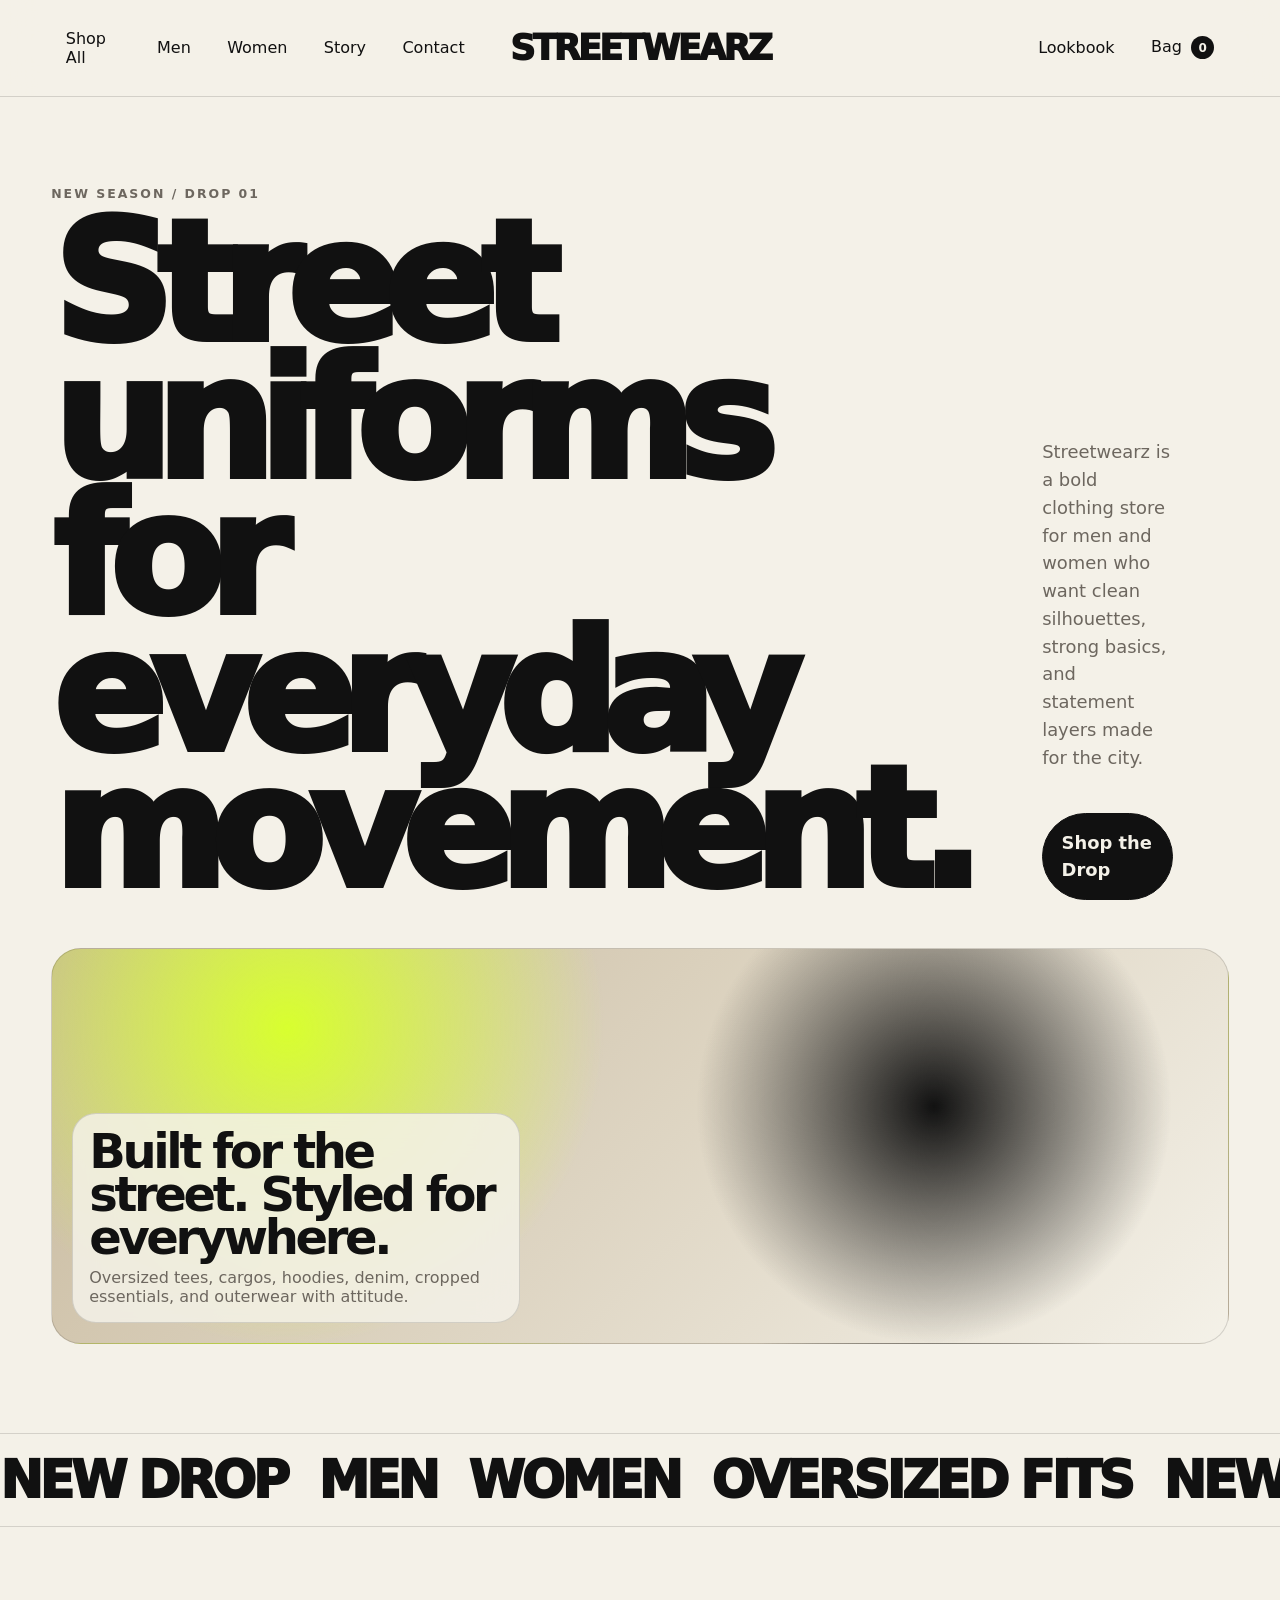
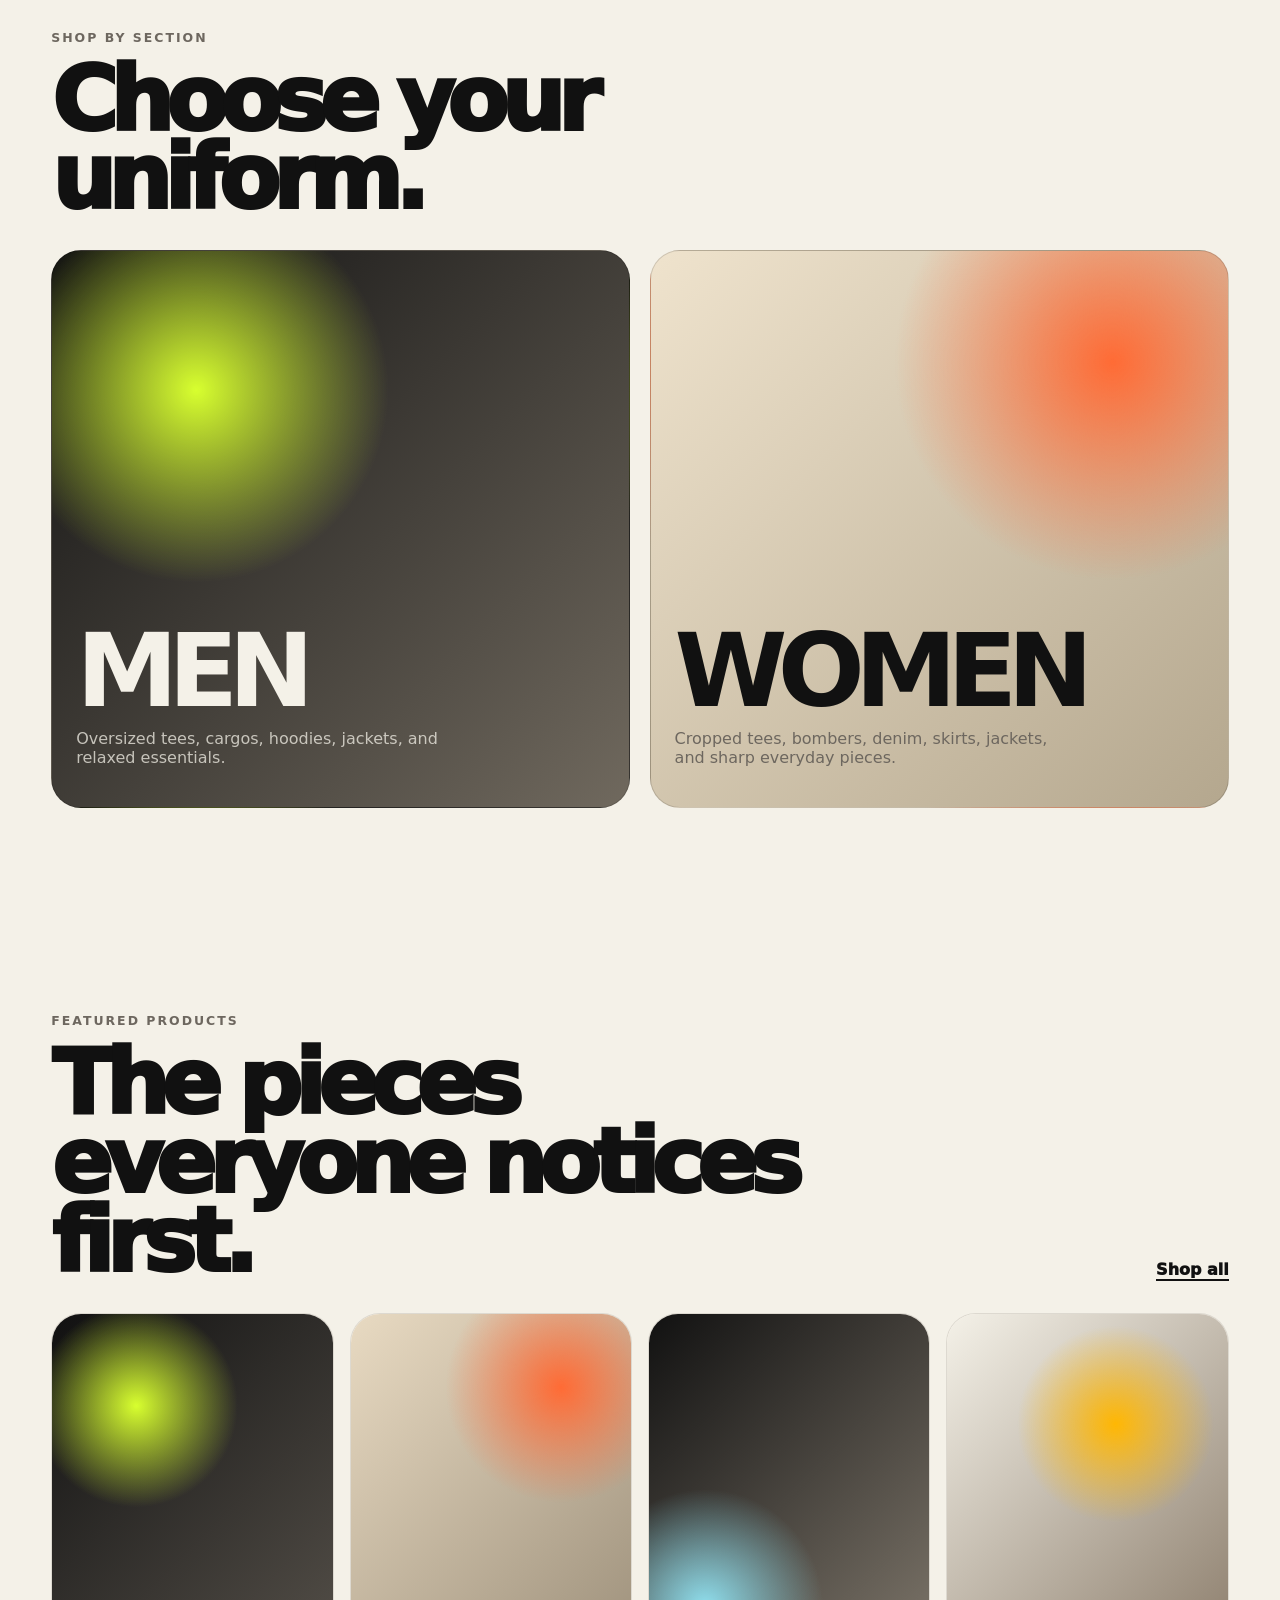
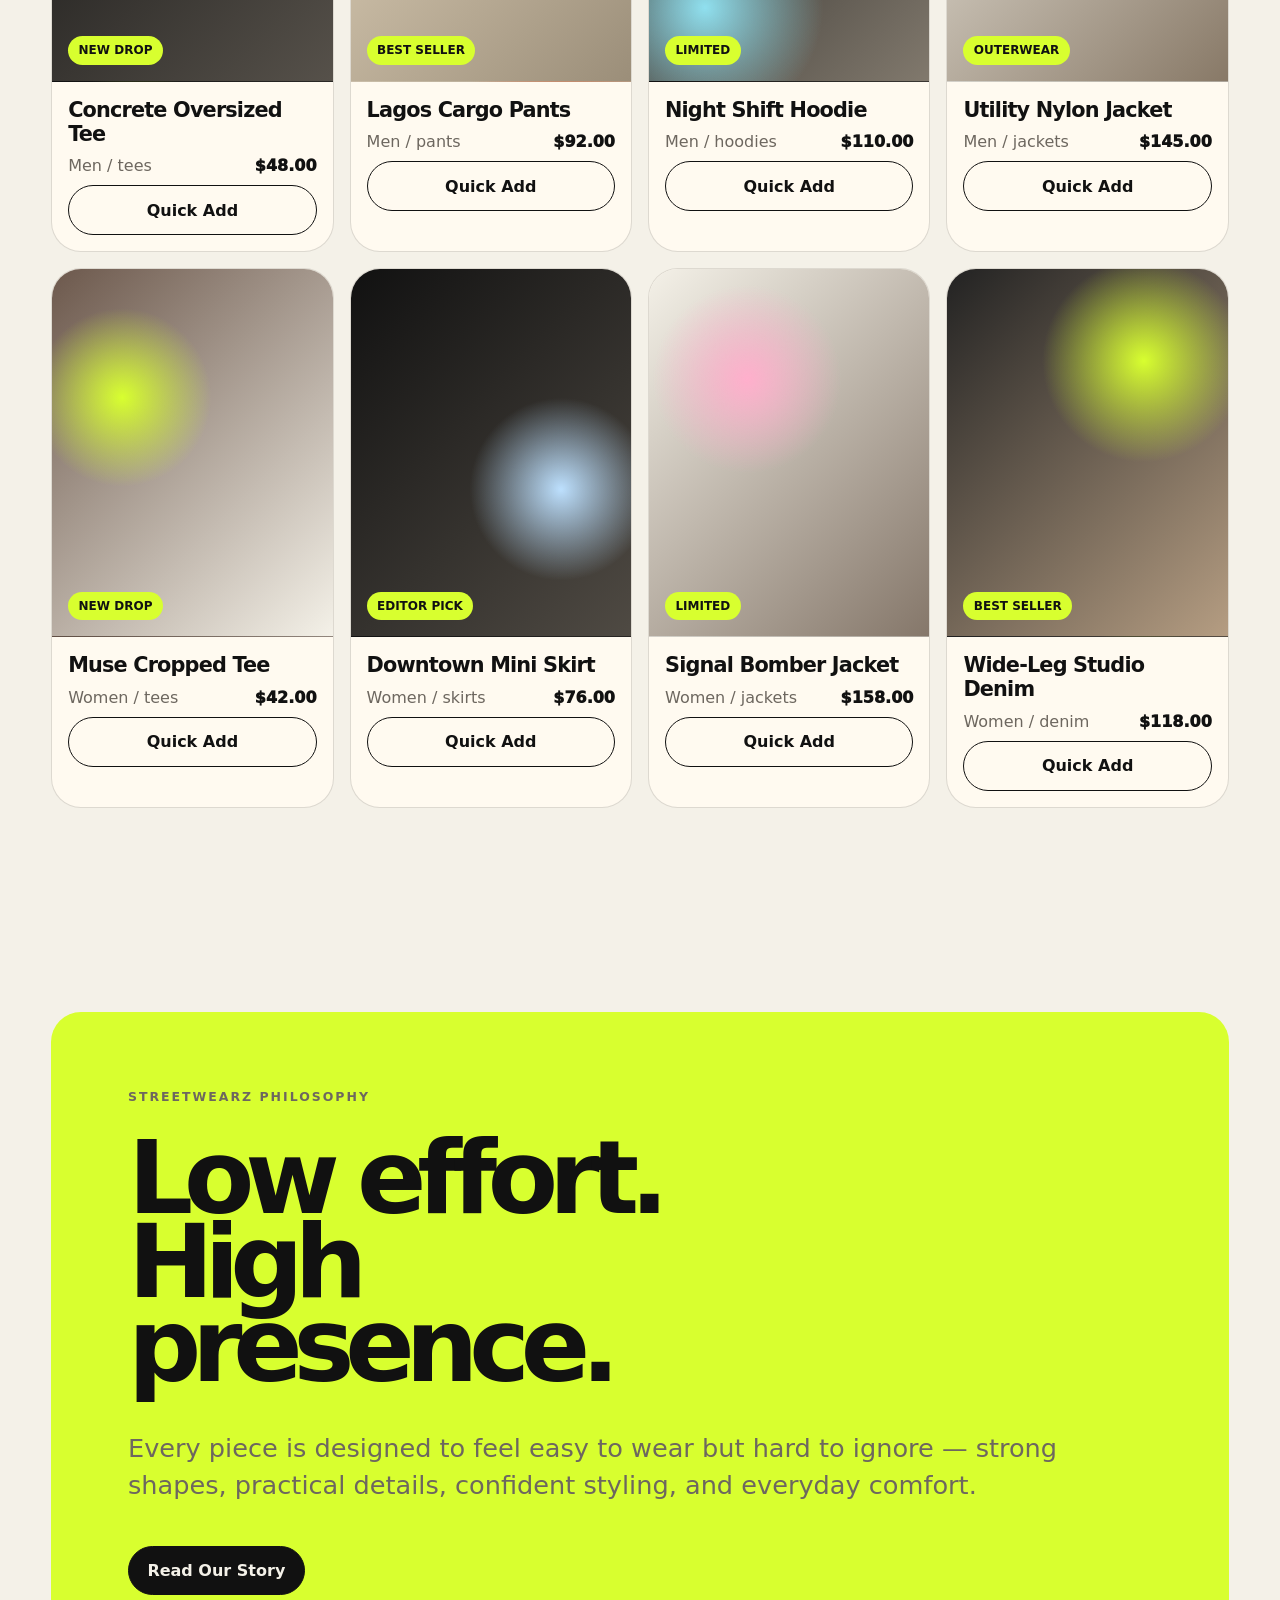
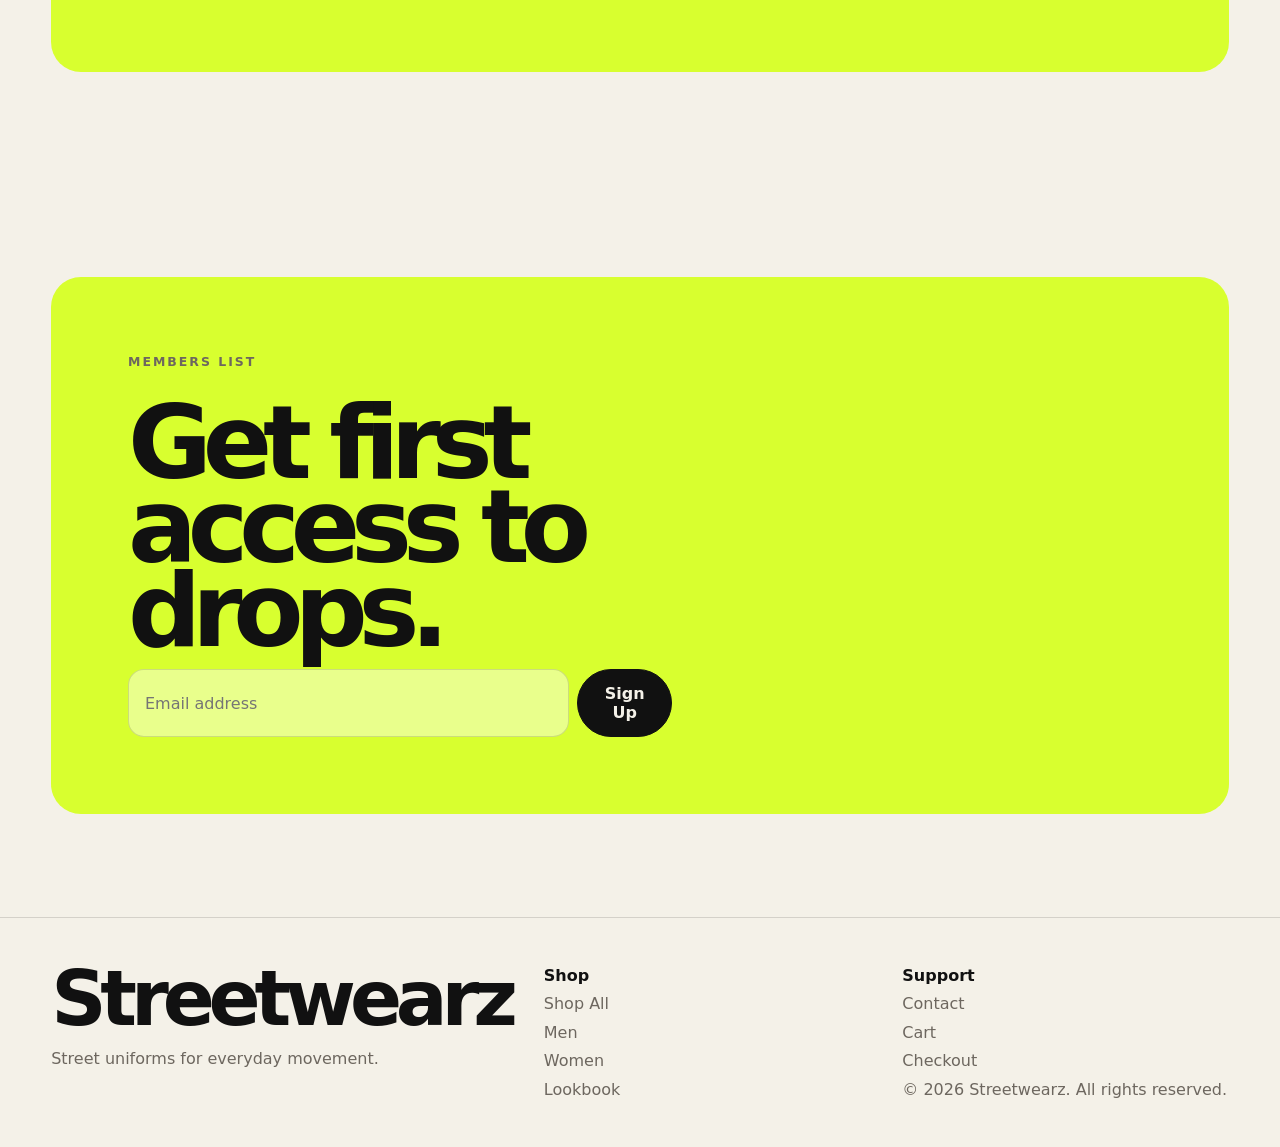
<file: index.html>
<!DOCTYPE html>
<html lang="en">
    <head>
        <meta charset="UTF-8"/>
        <meta name="viewport" content="width=device-width, initial-scale=1.0"/>
        <title>Streetwearz — Premium Streetwear Store</title>
        <link rel="stylesheet" href="assets/css/styles.css"/>
    </head>
    
    <body>
        <header class="site-header">
            
            <nav class="nav-left" aria-label="Primary navigation">
                <a href="shop.html">Shop All</a>
                <a href="men.html">Men</a>
                <a href="women.html">Women</a>
                <a href="about.html">Story</a>
                <a href="contact.html">Contact</a>
            </nav>
            
            <a href="index.html" class="brand" aria-label="Streetwearz home">Streetwearz</a>
            
            <div class="nav-right">
                
                <button class="mobile-toggle" data-mobile-toggle>Menu</button>
                <a href="lookbook.html">Lookbook</a>
                <a href="cart.html" class="cart-link">Bag <span class="cart-count" data-cart-count>0</span></a>
            
            </div>
        
        </header>
        
        <main>
            
            <section class="hero section-pad">
                
                <div class="hero-grid">
                    
                    <div>
                        
                        <div class="eyebrow reveal">
                            New Season / Drop 01
                        </div>
                        
                        <h1 class="hero-title reveal">Street uniforms for everyday movement.</h1>
                    
                    </div>
                    
                    <div class="hero-copy reveal">
                        
                        <p>Streetwearz is a bold clothing store for men and women who want clean silhouettes, strong basics, and statement layers made for the city.</p>
                        <a href="shop.html" class="button button-dark">Shop the Drop</a>
                    
                    </div>
                
                </div>
                
                <div class="hero-panel reveal">
                    
                    <div class="hero-panel-card">
                        
                        <h2>Built for the street. Styled for everywhere.</h2>
                        <p>Oversized tees, cargos, hoodies, denim, cropped essentials, and outerwear with attitude.</p>
                    
                    </div>
                
                </div>
            
            </section>
            
            <section class="marquee" aria-hidden="true">
                
                <div class="marquee-track">
                    
                    <span>New Drop</span><span>Men</span><span>Women</span><span>Oversized Fits</span>
                    <span>New Drop</span><span>Men</span><span>Women</span><span>Oversized Fits</span>
                
                </div>
            
            </section>
            
            <section class="section section-pad">
                
                <div class="section-header">
                    
                    <div>
                        
                        <div class="eyebrow reveal">Shop by Section</div>
                        
                        <h2 class="section-title reveal">Choose your uniform.</h2>
                    
                    </div>
                
                </div>
                
                <div class="category-grid">
                    
                    <a href="men.html" class="category-card cat-men reveal">
                        
                        <div>
                            
                            <h3>Men</h3>
                            <p>Oversized tees, cargos, hoodies, jackets, and relaxed essentials.</p>
                        
                        </div>
                    
                    </a>
                    
                    <a href="women.html" class="category-card cat-women reveal">
                        
                        <div>
                            
                            <h3>Women</h3>
                            <p>Cropped tees, bombers, denim, skirts, jackets, and sharp everyday pieces.</p>
                        
                        </div>
                    
                    </a>
                
                </div>
            
            </section>
            
            <section class="section section-pad">
                
                <div class="section-header">
                    
                    <div>
                        
                        <div class="eyebrow reveal">Featured Products</div>
                        
                        <h2 class="section-title reveal">The pieces everyone notices first.</h2>
                    
                    </div>
                    
                    <a href="shop.html" class="text-link reveal">Shop all</a>
                
                </div>
                
                <div class="product-grid" data-products data-category="all"></div>
            
            </section>
            
            <section class="section section-pad">
                
                <div class="story-card reveal">
                    
                    <div class="eyebrow">Streetwearz Philosophy</div>
                    
                    <h2>Low effort. High presence.</h2>
                    <p class="copy-large">Every piece is designed to feel easy to wear but hard to ignore — strong shapes, practical details, confident styling, and everyday comfort.</p>
                    <a href="about.html" class="button button-dark">Read Our Story</a>
                
                </div>
            
            </section>
            
            <section class="section section-pad">
                
                <div class="newsletter reveal">
                    
                    <div class="eyebrow">Members List</div>
                    
                    <h2>Get first access to drops.</h2>
                    <form class="newsletter-form" data-newsletter>
                        
                        <input type="email" placeholder="Email address" required/>
                        <button class="button button-dark" type="submit">Sign Up</button>
                    
                    </form>
                
                </div>
            
            </section>
        
        </main>
        
        <footer class="site-footer">
            
            <div>
                
                <h2>Streetwearz</h2>
                <p class="form-note">Street uniforms for everyday movement.</p>
            
            </div>
            
            <div class="footer-col">
                
                <strong>Shop</strong>
                <a href="shop.html">Shop All</a>
                <a href="men.html">Men</a>
                <a href="women.html">Women</a>
                <a href="lookbook.html">Lookbook</a>
            
            </div>
            
            <div class="footer-col">
                
                <strong>Support</strong>
                <a href="contact.html">Contact</a>
                <a href="cart.html">Cart</a>
                <a href="checkout.html">Checkout</a>
                <p>© 2026 Streetwearz. All rights reserved.</p>
            
            </div>
        
        </footer>
        
        <script src="assets/js/app.js"></script>
    
    </body>
</html>
</file>
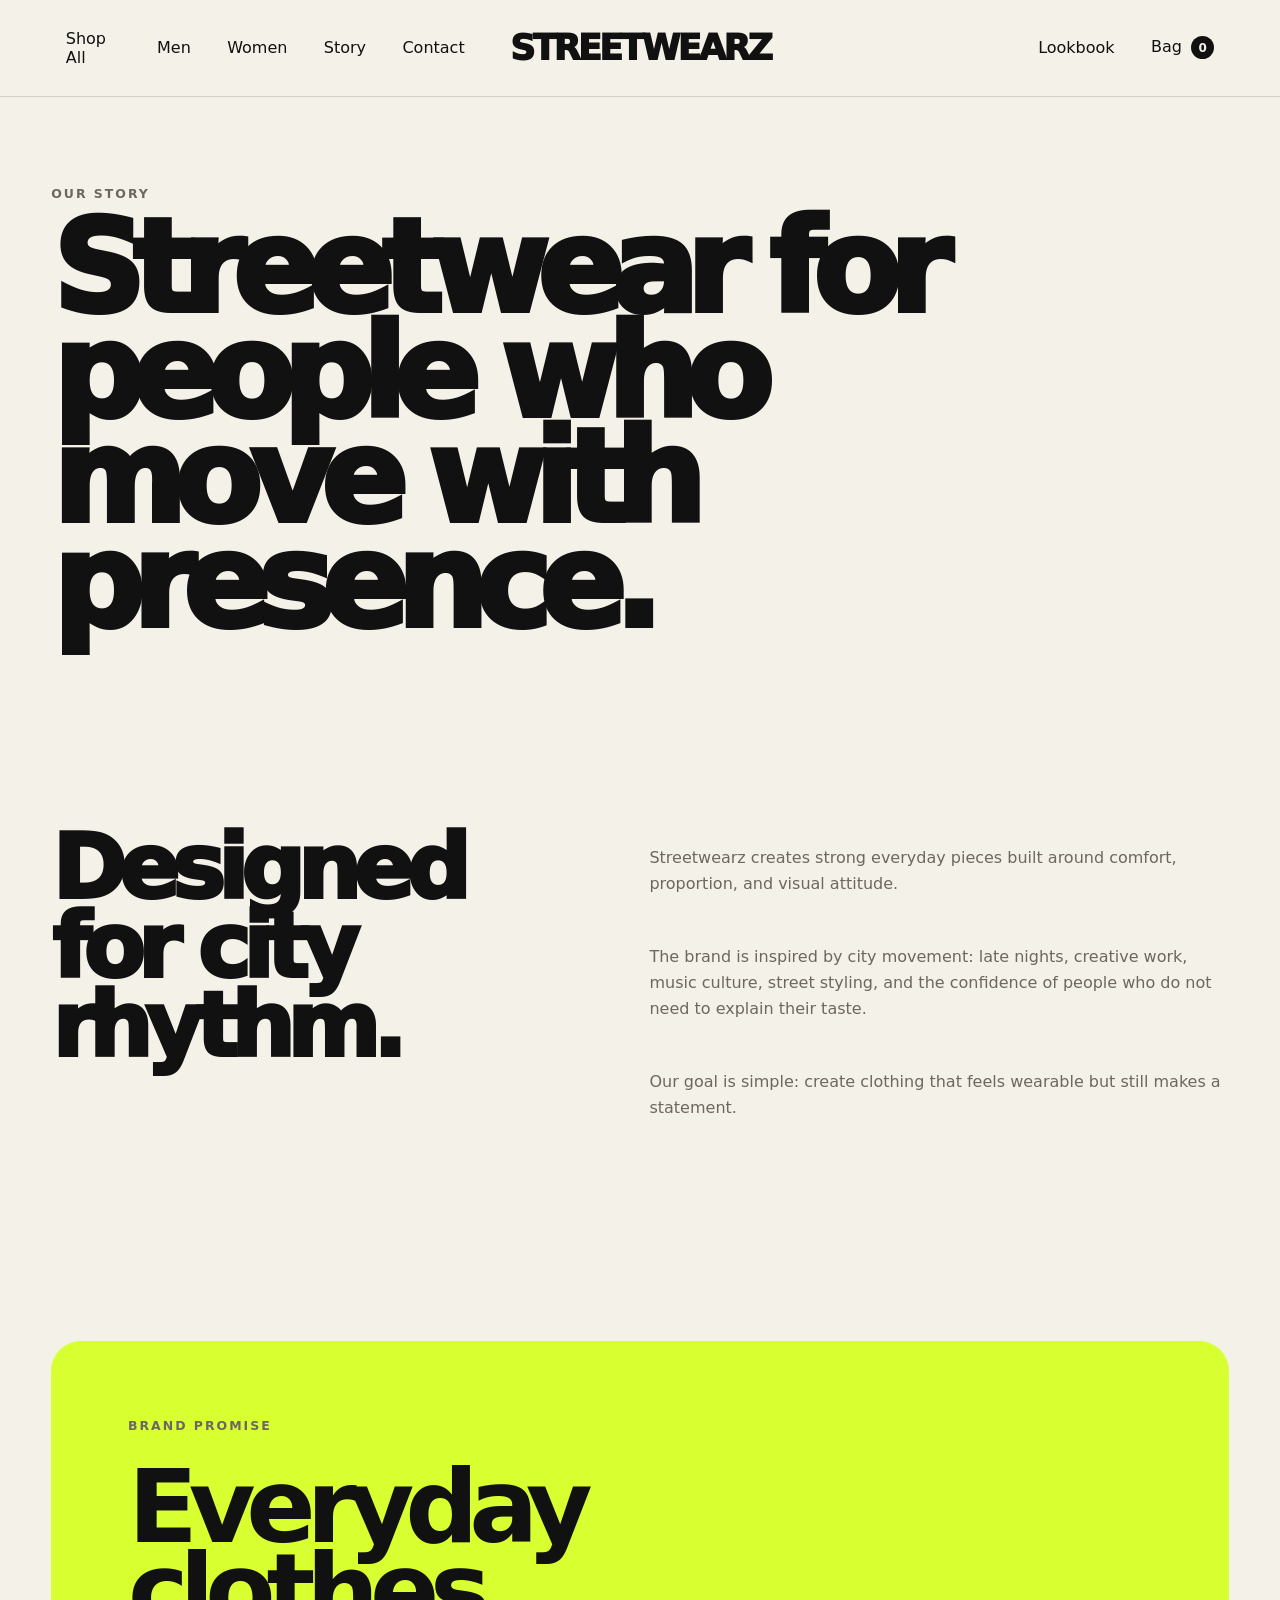
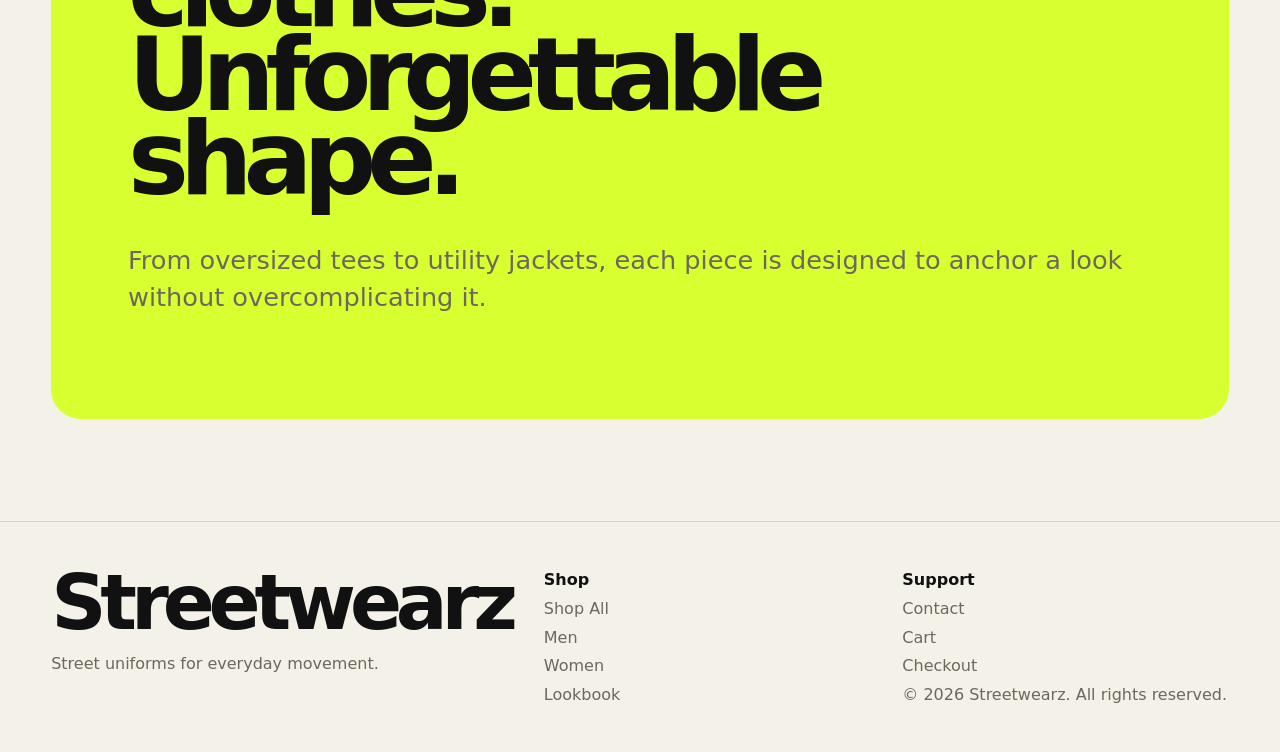
<file: about.html>
<!DOCTYPE html>
<html lang="en">
    <head>
        <meta charset="UTF-8"/>
        <meta name="viewport" content="width=device-width, initial-scale=1.0"/>
        <title>Streetwearz — Our Story</title>
        <link rel="stylesheet" href="assets/css/styles.css"/>
    </head>
    
    <body>
        
        <header class="site-header">
            <nav class="nav-left" aria-label="Primary navigation">

                <a href="shop.html">Shop All</a>
                <a href="men.html">Men</a>
                <a href="women.html">Women</a>
                <a href="about.html">Story</a>
                <a href="contact.html">Contact</a>
            
            </nav>
            
            <a href="index.html" class="brand" aria-label="Streetwearz home">Streetwearz</a>
            
            <div class="nav-right">
                
                <button class="mobile-toggle" data-mobile-toggle>Menu</button>
                <a href="lookbook.html">Lookbook</a>
                <a href="cart.html" class="cart-link">Bag <span class="cart-count" data-cart-count>0</span></a>
            
            </div>
        
        </header>
        
        <main>
            
            <section class="page-hero section-pad">
                
                <div class="eyebrow reveal">Our Story</div>
                
                <h1 class="page-title reveal">Streetwear for people who move with presence.</h1>
            
            </section>
            
            <section class="section section-pad">
                
                <div class="split">
                    
                    <h2 class="section-title reveal">Designed for city rhythm.</h2>
                    
                    <div class="copy-stack reveal">
                        
                        <p>Streetwearz creates strong everyday pieces built around comfort, proportion, and visual attitude.</p>
                        <p>The brand is inspired by city movement: late nights, creative work, music culture, street styling, and the confidence of people who do not need to explain their taste.</p>
                        <p>Our goal is simple: create clothing that feels wearable but still makes a statement.</p>
                    </div>
                
                </div>
            </section>
            
            <section class="section section-pad">
                
                <div class="story-card reveal">
                    <div class="eyebrow">Brand Promise</div>
                    <h2>Everyday clothes. Unforgettable shape.</h2>
                    <p class="copy-large">From oversized tees to utility jackets, each piece is designed to anchor a look without overcomplicating it.</p>
                
                </div>
            </section>
        </main>
        
        <footer class="site-footer">
            
            <div>
                
                <h2>Streetwearz</h2>
                
                <p class="form-note">Street uniforms for everyday movement.</p>
            </div>
            
            <div class="footer-col">
                
                <strong>Shop</strong>
                
                <a href="shop.html">Shop All</a>
                <a href="men.html">Men</a>
                <a href="women.html">Women</a>
                <a href="lookbook.html">Lookbook</a>
            </div>
            <div class="footer-col">
                <strong>Support</strong>
                <a href="contact.html">Contact</a>
                <a href="cart.html">Cart</a>
                <a href="checkout.html">Checkout</a>
                <p>© 2026 Streetwearz. All rights reserved.</p>
            </div>
        </footer>
        <script src="assets/js/app.js"></script>
    </body>
</html>
</file>
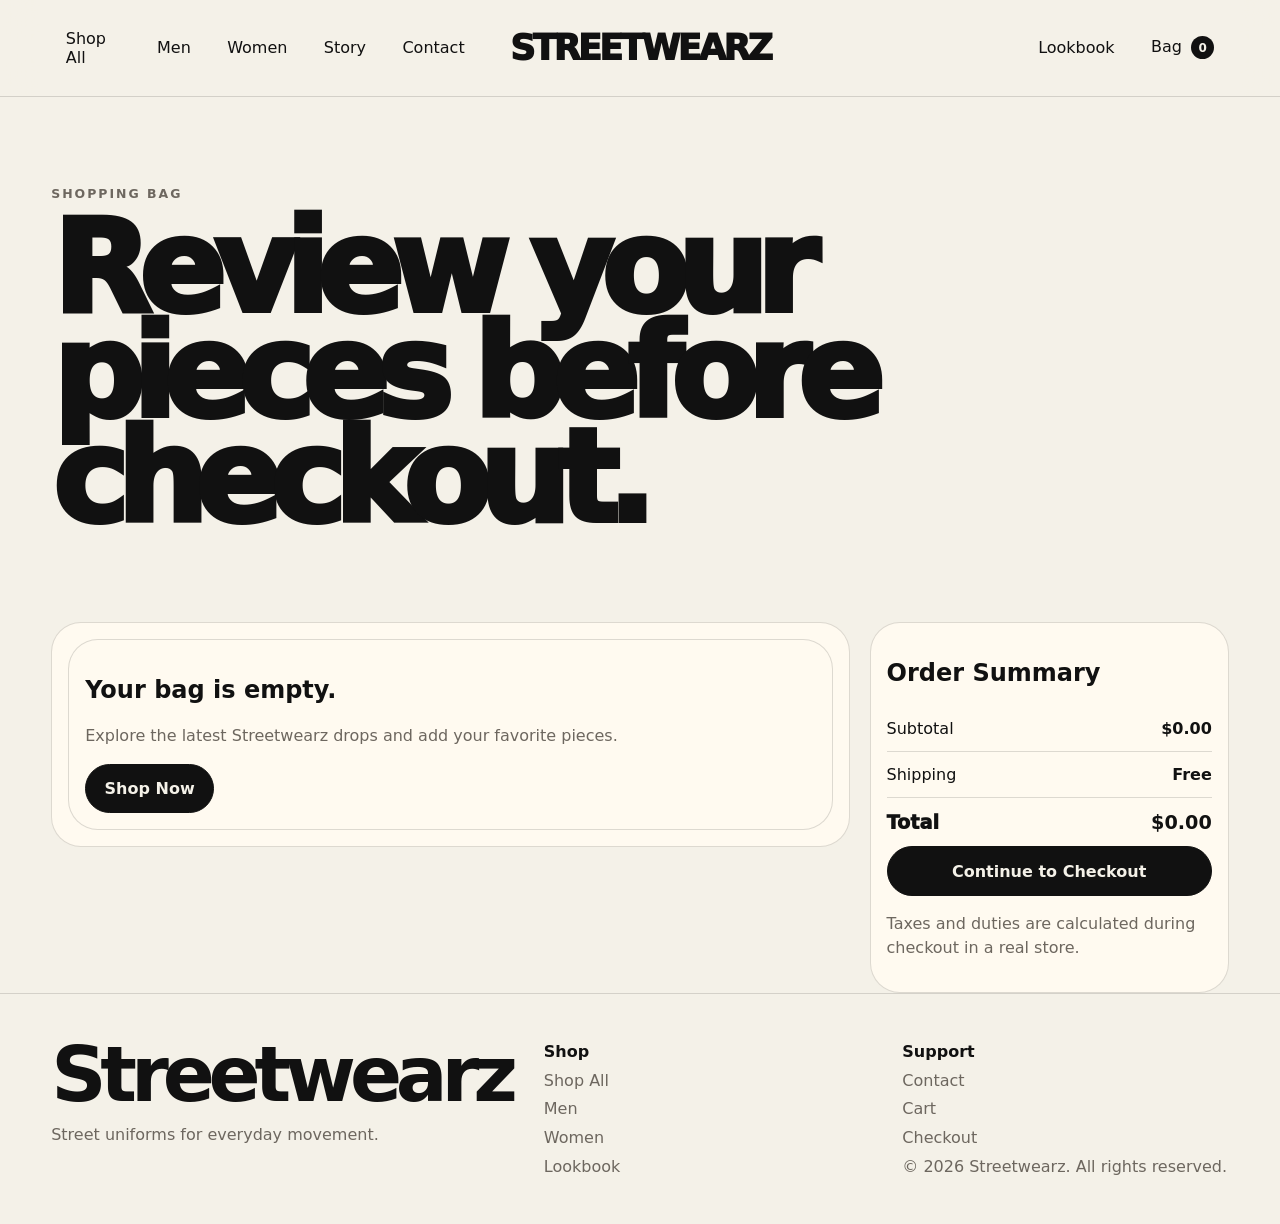
<file: cart.html>
<!DOCTYPE html>
<html lang="en">
<head>
    <meta charset="UTF-8"/>
    <meta name="viewport" content="width=device-width, initial-scale=1.0"/>
    <title>Streetwearz — Cart</title>
    <link rel="stylesheet" href="assets/css/styles.css"/>
</head>
<body>
    <header class="site-header">
        <nav class="nav-left" aria-label="Primary navigation">
            <a href="shop.html">Shop All</a>
            <a href="men.html">Men</a>
            <a href="women.html">Women</a>
            <a href="about.html">Story</a>
            <a href="contact.html">Contact</a>
        </nav>
        <a href="index.html" class="brand" aria-label="Streetwearz home">Streetwearz</a>
        <div class="nav-right">
            <button class="mobile-toggle" data-mobile-toggle>Menu</button>
            <a href="lookbook.html">Lookbook</a>
            <a href="cart.html" class="cart-link">Bag <span class="cart-count" data-cart-count>0</span></a>
        </div>
    </header>
    <main>
        <section class="page-hero section-pad">
            <div class="eyebrow reveal">Shopping Bag</div>
            <h1 class="page-title reveal">Review your pieces before checkout.</h1>
        </section>
        <section class="section-pad cart-layout">
            <div class="cart-list" data-cart-list></div>
            <aside class="summary-card" data-summary></aside>
        </section>
    </main>
    <footer class="site-footer">
        <div>
            <h2>Streetwearz</h2>
            <p class="form-note">Street uniforms for everyday movement.</p>
        </div>
        <div class="footer-col">
            <strong>Shop</strong>
            <a href="shop.html">Shop All</a>
            <a href="men.html">Men</a>
            <a href="women.html">Women</a>
            <a href="lookbook.html">Lookbook</a>
        </div>
        <div class="footer-col">
            <strong>Support</strong>
            <a href="contact.html">Contact</a>
            <a href="cart.html">Cart</a>
            <a href="checkout.html">Checkout</a>
            <p>© 2026 Streetwearz. All rights reserved.</p>
        </div>
    </footer>
    <script src="assets/js/app.js"></script>
</body>
</html>
</file>
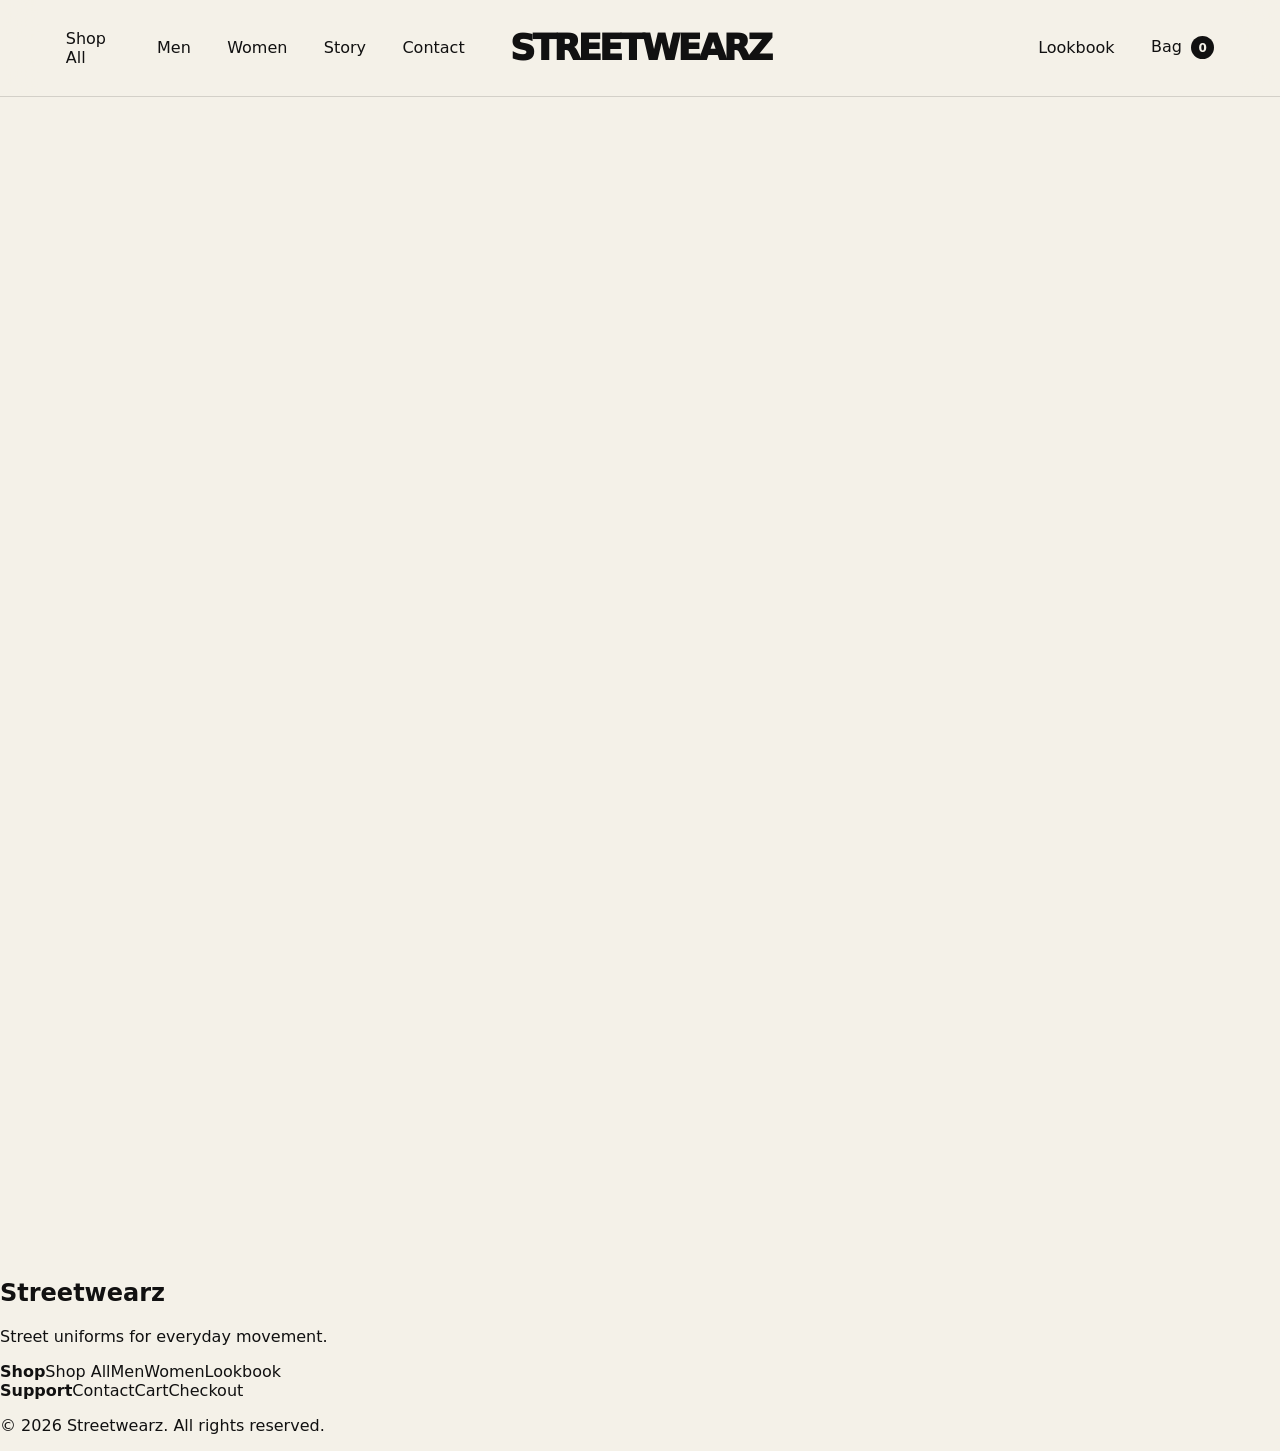
<file: checkout.html>
<!DOCTYPE html>
<html lang="en">
    <head>
        <meta charset="UTF-8"/>
        <meta name="viewport" content="width=device-width, initial-scale=1.0"/>
        <title>Streetwearz — Checkout</title>
        <link rel="stylesheet" href="assets/css/styles.css"/>
    </head>
    <body>
        <header class="site-header">
            <nav class="nav-left" aria-label="Primary navigation">
                <a href="shop.html">Shop All</a>
                <a href="men.html">Men</a>
                <a href="women.html">Women</a>
                <a href="about.html">Story</a>
                <a href="contact.html">Contact</a>
            </nav>
            <a href="index.html" class="brand" aria-label="Streetwearz home">Streetwearz</a>
            <div class="nav-right">
                <button class="mobile-toggle" data-mobile-toggle>Menu</button>
                <a href="lookbook.html">Lookbook</a>
                <a href="cart.html" class="cart-link">Bag <span class="cart-count" data-cart-count>0</span></a>
            </div>
        </header>
        <main>
            <section class="page-hero section-pad">
                <div class="eyebrow reveal">Checkout</div>
                <h1 class="page-title reveal">Finish your order.</h1>
            </section>
            <section class="section-pad checkout-layout">
                <form class="checkout-form form-grid reveal" data-checkout-form>
                    <h2>Shipping Details</h2>
                    <div class="two-col">
                        <label>First Name
                            <input type="text" required/>
                        </label>
                        <label>Last Name
                            <input type="text" required/>
                        </label>
                    </div>
                    <label>Email
                        <input type="email" required/>
                    </label>
                    <label>Address
                        <input type="text" required/>
                    </label>
                    <div class="two-col">
                        <label>City
                            <input type="text" required/>
                        </label>
                        <label>Country
                            <select required>
                                <option>Nigeria</option>
                                <option>United Kingdom</option>
                                <option>United States</option>
                                <option>Ghana</option>
                                <option>South Africa</option>
                            </select>
                        </label>
                    </div>
                    <h2>Payment Details</h2>
                    <label>Card Number
                        <input type="text" placeholder="4242 4242 4242 4242" required/>
                    </label>
                    <div class="two-col">
                        <label>Expiry
                            <input type="text" placeholder="MM/YY" required/>
                        </label>
                        <label>CVV
                            <input type="text" placeholder="123" required/>
                        </label>
                    </div>
                    <p class("form-note">Demo checkout only. No real payment is processed.</p>
                    <button type="submit" class("button button-dark button-wide">Place Order</button>
                </form>
                <aside class("summary-card reveal") data-checkout-summary></aside>
            </section>
        </main>
        <footer class("site-footer")><div><h2>Streetwearz</h2><p class("form-note")>Street uniforms for everyday movement.</p></div><div class("footer-col")><strong>Shop</strong><a href("shop.html")>Shop All</a><a href("men.html")>Men</a><a href("women.html")>Women</a><a href("lookbook.html")>Lookbook</a></div><div class("footer-col")><strong>Support</strong><a href("contact.html")>Contact</a><a href("cart.html")>Cart</a><a href("checkout.html")>Checkout</a><p>© 2026 Streetwearz. All rights reserved.</p></div></footer><script src("assets/js/app.js")></script></body></html>
</file>
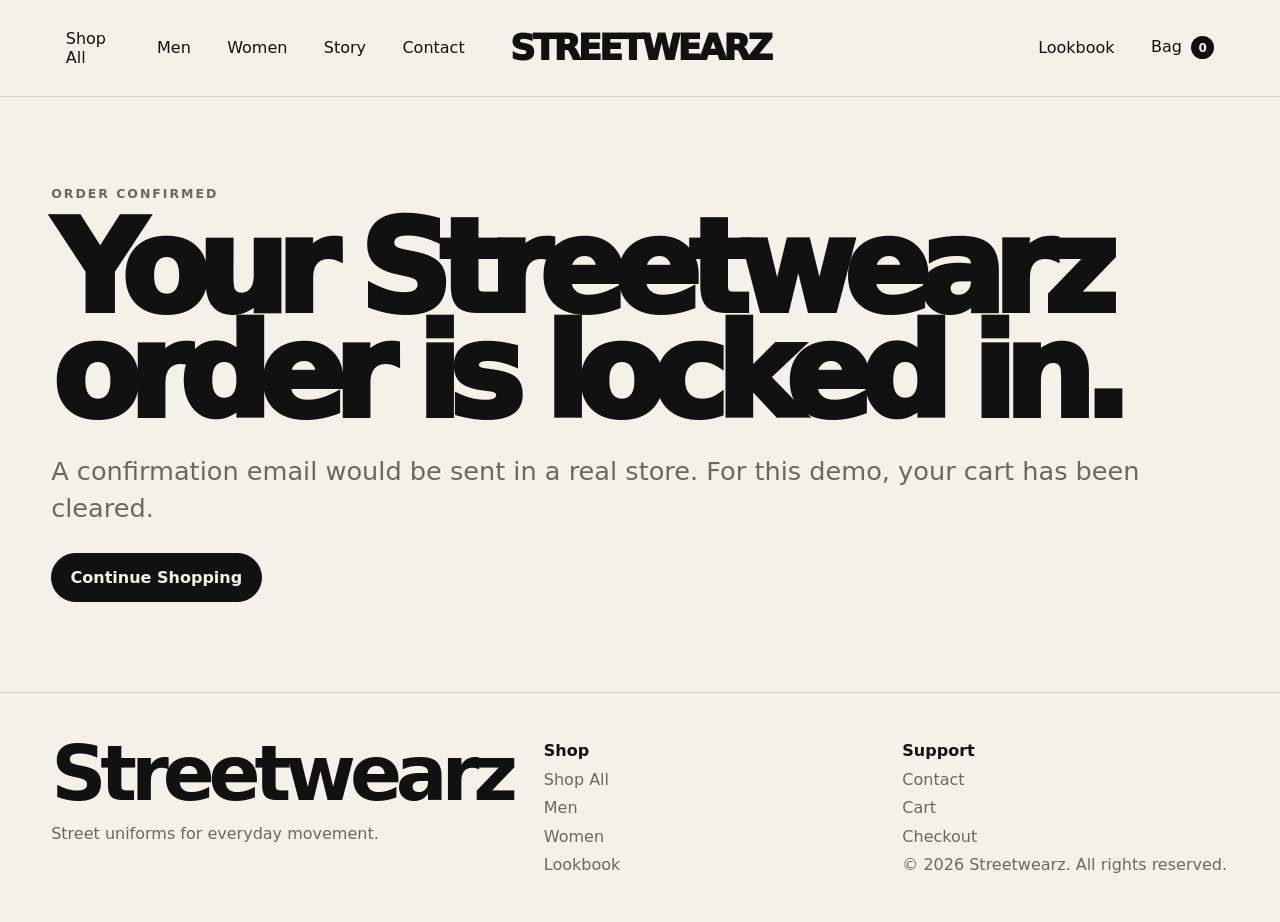
<file: confirmation.html>
<!DOCTYPE html>
<html lang="en">
    <head>
        <meta charset="UTF-8"/>
        <meta name="viewport" content="width=device-width, initial-scale=1.0"/>
        <title>Streetwearz — Order Confirmed</title>
        <link rel="stylesheet" href="assets/css/styles.css"/>
    </head>
    
    <body>
        <header class="site-header">
            
            <nav class="nav-left" aria-label="Primary navigation">
                
                <a href="shop.html">Shop All</a>
                <a href="men.html">Men</a>
                <a href="women.html">Women</a>
                <a href="about.html">Story</a>
                <a href="contact.html">Contact</a>
            
            </nav>
            
            <a href="index.html" class="brand" aria-label="Streetwearz home">Streetwearz</a>
            
            <div class="nav-right">
                
                <button class="mobile-toggle" data-mobile-toggle>Menu</button>
                <a href="lookbook.html">Lookbook</a>
                <a href="cart.html" class="cart-link">Bag <span class="cart-count" data-cart-count>0</span></a>
            
            </div>
        
        </header>
        
        <main>
            
            <section class="page-hero section-pad">
                
                <div class="eyebrow reveal">Order Confirmed</div>
                
                <h1 class="page-title reveal">Your Streetwearz order is locked in.</h1>
                <p class="copy-large reveal">A confirmation email would be sent in a real store. For this demo, your cart has been cleared.</p>
                <a href="shop.html" class="button button-dark reveal">Continue Shopping</a>
            
            </section>
        
        </main>
        
        <footer class="site-footer">
            
            <div>
                
                <h2>Streetwearz</h2>
                <p class="form-note">Street uniforms for everyday movement.</p>
            
            </div>
            
            <div class="footer-col">
                
                <strong>Shop</strong>
                <a href="shop.html">Shop All</a>
                <a href="men.html">Men</a>
                <a href="women.html">Women</a>
                <a href="lookbook.html">Lookbook</a>
            
            </div>
            
            <div class="footer-col">
                
                <strong>Support</strong>
                <a href="contact.html">Contact</a>
                <a href="cart.html">Cart</a>
                <a href="checkout.html">Checkout</a>
                <p>© 2026 Streetwearz. All rights reserved.</p>
            
            </div>
        
        </footer>
        
        <script src="assets/js/app.js"></script>
    
    </body>
    </html>
</file>
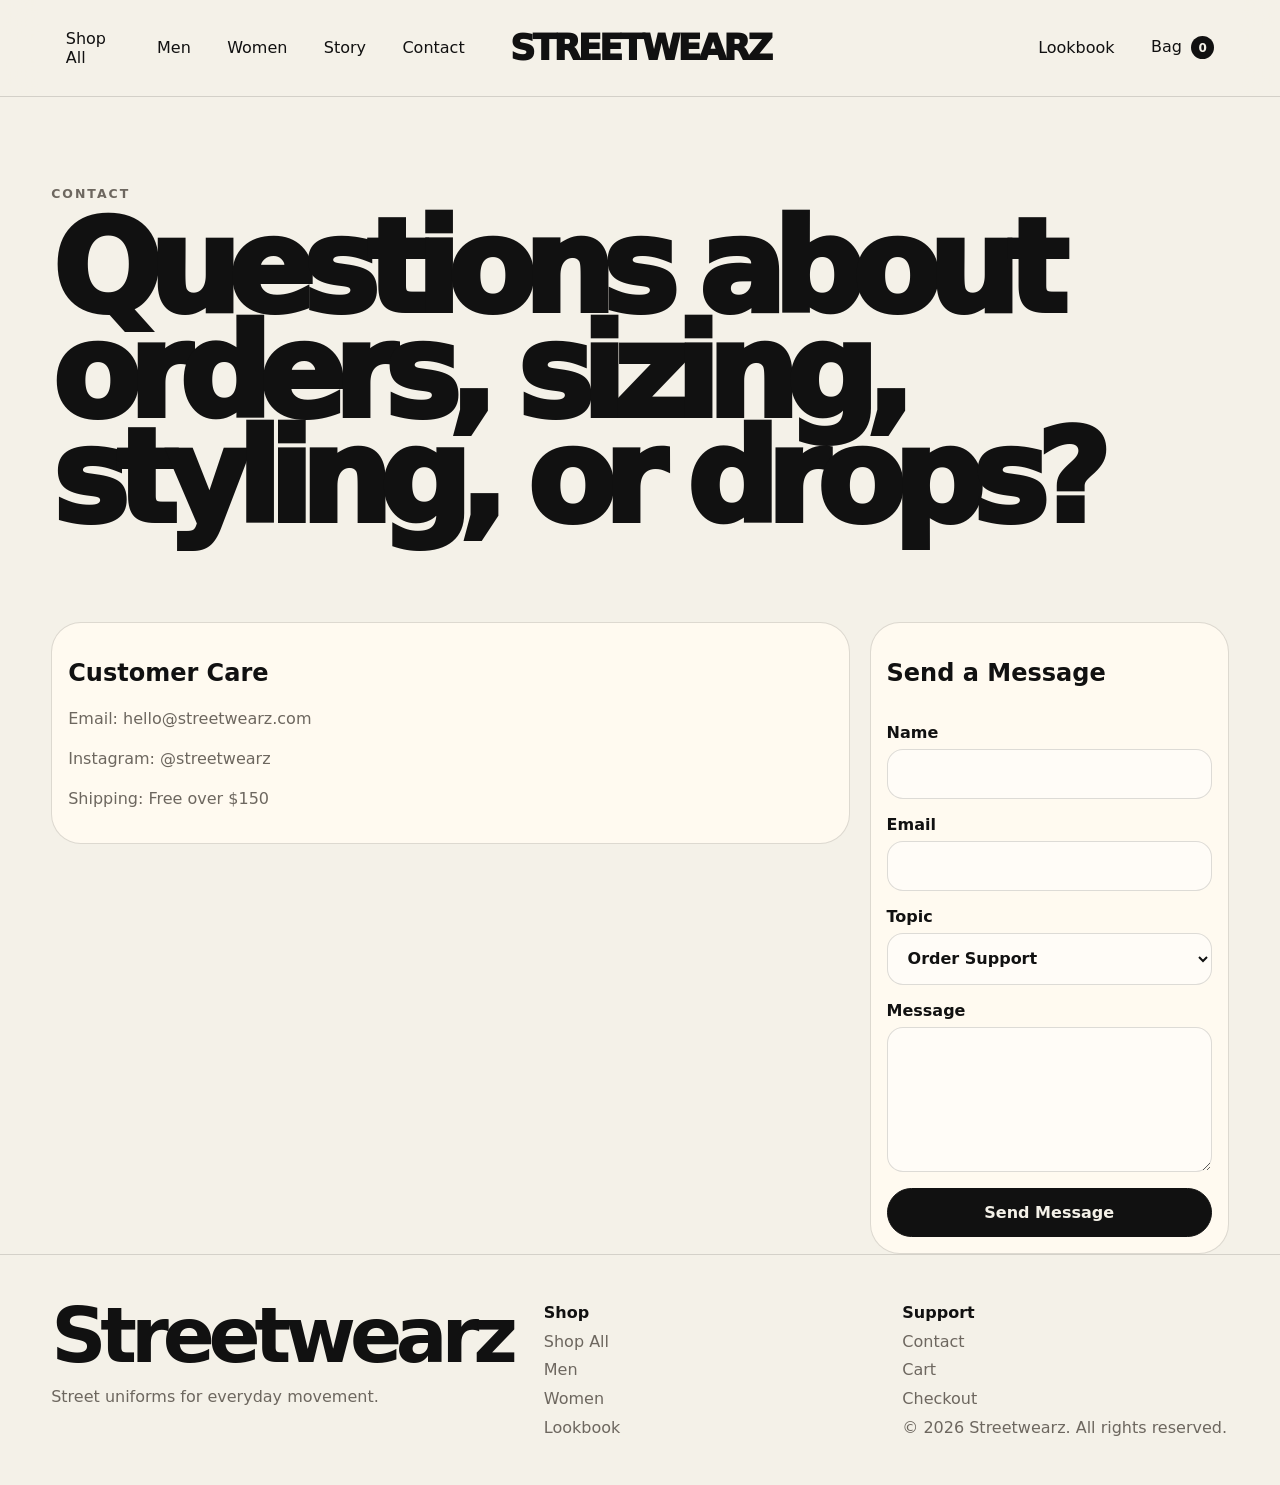
<file: contact.html>
<!DOCTYPE html>
<html lang="en">
    <head>
        <meta charset="UTF-8"/>
        <meta name="viewport" content="width=device-width, initial-scale=1.0"/>
        <title>Streetwearz — Contact</title>
        <link rel="stylesheet" href="assets/css/styles.css"/>
    </head>
    <body>
        <header class="site-header">
            <nav class="nav-left" aria-label="Primary navigation">
                <a href="shop.html">Shop All</a>
                <a href="men.html">Men</a>
                <a href="women.html">Women</a>
                <a href="about.html">Story</a>
                <a href="contact.html">Contact</a>
            </nav>
            <a href="index.html" class="brand" aria-label="Streetwearz home">Streetwearz</a>
            <div class="nav-right">
                <button class="mobile-toggle" data-mobile-toggle>Menu</button>
                <a href="lookbook.html">Lookbook</a>
                <a href="cart.html" class="cart-link">Bag <span class="cart-count" data-cart-count>0</span></a>
            </div>
        </header>
        <main>
            <section class="page-hero section-pad">
                <div class="eyebrow reveal">Contact</div>
                <h1 class="page-title reveal">Questions about orders, sizing, styling, or drops?</h1>
            </section>
            <section class="section-pad checkout-layout">
                <div class="info-card reveal">
                    <h2>Customer Care</h2>
                    <p class="form-note">Email: hello@streetwearz.com</p>
                    <p class="form-note">Instagram: @streetwearz</p>
                    <p class="form-note">Shipping: Free over $150</p>
                </div>
                <form class="checkout-form form-grid reveal">
                    <h2>Send a Message</h2>
                    <label>Name <input type="text" required/></label>
                    <label>Email <input type="email" required/></label>
                    <label>Topic<select><option>Order Support</option><option>Sizing</option><option>Returns</option><option>Wholesale</option><option>Collaboration</option></select></label>
                    <label>Message <textarea rows="6" required></textarea></label>
                    <button type="submit" class="button button-dark">Send Message</button>
                </form>
            </section>
        </main>
        <footer class="site-footer">
            <div>
                <h2>Streetwearz</h2>
                <p class="form-note">Street uniforms for everyday movement.</p>
            </div>
            <div class="footer-col">
                <strong>Shop</strong>
                <a href="shop.html">Shop All</a>
                <a href="men.html">Men</a>
                <a href="women.html">Women</a>
                <a href="lookbook.html">Lookbook</a>
            </div>
            <div class="footer-col">
                <strong>Support</strong>
                <a href="contact.html">Contact</a>
                <a href="cart.html">Cart</a>
                <a href="checkout.html">Checkout</a>
                <p>© 2026 Streetwearz. All rights reserved.</p>
            </div>
        </footer>
        <script src="assets/js/app.js"></script>
    </body>
</html>
</file>
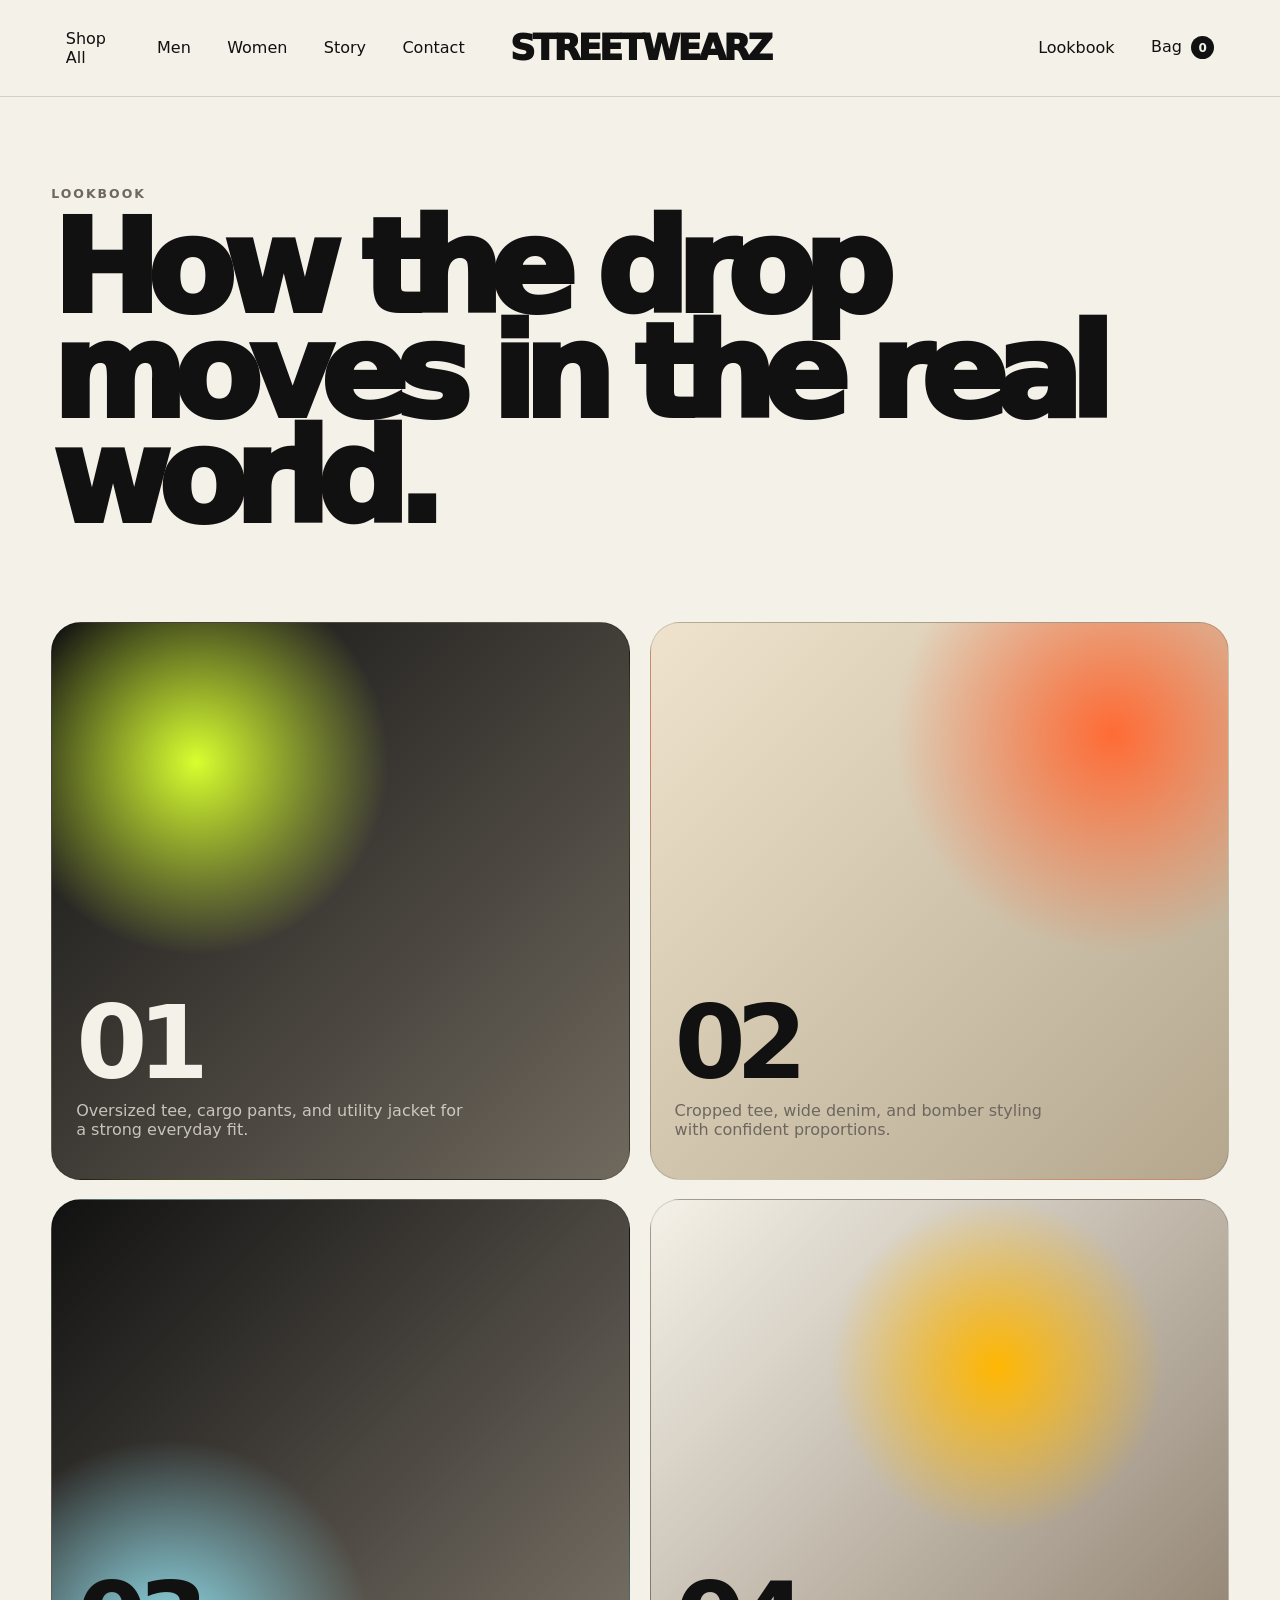
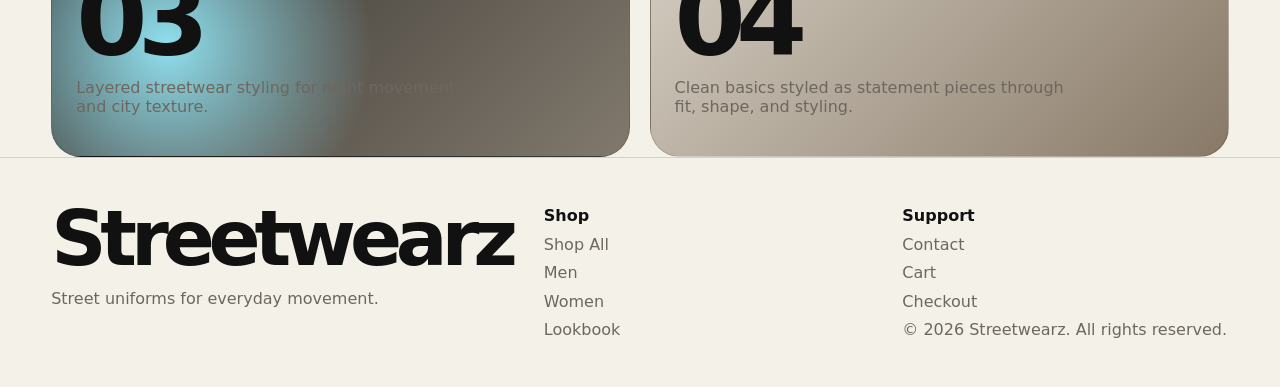
<file: lookbook.html>
<!DOCTYPE html>
<html lang="en">
<head>
    <meta charset="UTF-8"/>
    <meta name="viewport" content="width=device-width, initial-scale=1.0"/>
    <title>Streetwearz — Lookbook</title>
    <link rel="stylesheet" href="assets/css/styles.css"/>
</head>
<body>
    <header class="site-header">
        <nav class="nav-left" aria-label="Primary navigation">
            <a href="shop.html">Shop All</a>
            <a href="men.html">Men</a>
            <a href="women.html">Women</a>
            <a href="about.html">Story</a>
            <a href="contact.html">Contact</a>
        </nav>
        <a href="index.html" class="brand" aria-label="Streetwearz home">Streetwearz</a>
        <div class="nav-right">
            <button class="mobile-toggle" data-mobile-toggle>Menu</button>
            <a href="lookbook.html">Lookbook</a>
            <a href="cart.html" class="cart-link">Bag <span class="cart-count" data-cart-count>0</span></a>
        </div>
    </header>
    <main>
        <section class="page-hero section-pad">
            <div class="eyebrow reveal">Lookbook</div>
            <h1 class="page-title reveal">How the drop moves in the real world.</h1>
        </section>
        <section class="section-pad category-grid">
            <div class="category-card cat-men reveal">
                <div>
                    <h3>01</h3>
                    <p>Oversized tee, cargo pants, and utility jacket for a strong everyday fit.</p>
                </div>
            </div>
            <div class="category-card cat-women reveal">
                <div>
                    <h3>02</h3>
                    <p>Cropped tee, wide denim, and bomber styling with confident proportions.</p>
                </div>
            </div>
            <div class="category-card p3 reveal">
                <div>
                    <h3>03</h3>
                    <p>Layered streetwear styling for night movement and city texture.</p>
                </div>
            </div>
            <div class="category-card p4 reveal">
                <div>
                    <h3>04</h3>
                    <p>Clean basics styled as statement pieces through fit, shape, and styling.</p>
                </div>
            </div>
        </section>
    </main>
    <footer class="site-footer">
        <div>
            <h2>Streetwearz</h2>
            <p class="form-note">Street uniforms for everyday movement.</p>
        </div>
        <div class="footer-col">
            <strong>Shop</strong>
            <a href="shop.html">Shop All</a>
            <a href="men.html">Men</a>
            <a href="women.html">Women</a>
            <a href="lookbook.html">Lookbook</a>
        </div>
    </div>
        <div class="footer-col">
            <strong>Support</strong>
            <a href="contact.html">Contact</a>
            <a href="cart.html">Cart</a>
            <a href="checkout.html">Checkout</a>
            <p>© 2026 Streetwearz. All rights reserved.</p>
        </div>
    </footer>
    <script src="assets/js/app.js"></script>
</body>
</html>
</file>
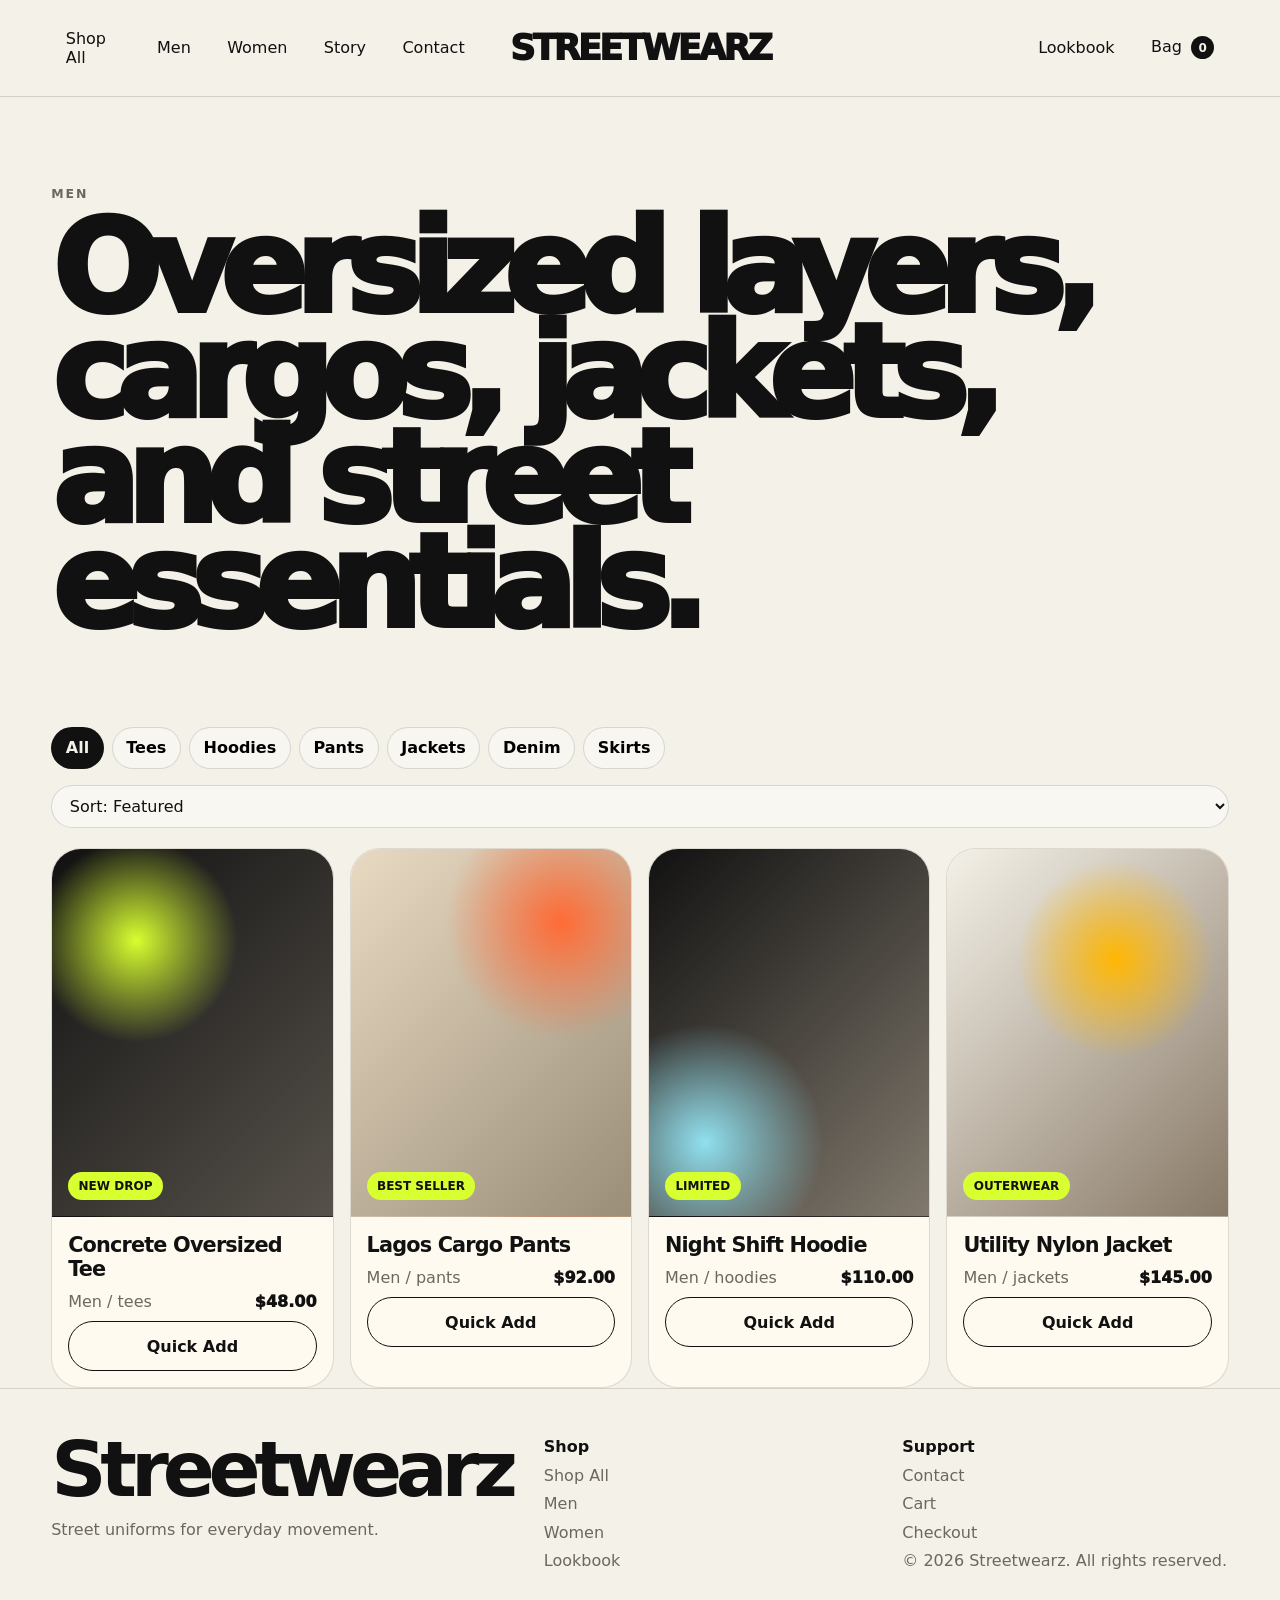
<file: men.html>
<!DOCTYPE html>
<html lang="en">
    <head>
        <meta charset="UTF-8"/>
        <meta name="viewport" content="width=device-width, initial-scale=1.0"/>
        <title>Streetwearz — Men</title>
        <link rel="stylesheet" href="assets/css/styles.css"/>
    
    </head>
    <body>
        <header class="site-header">
            <nav class="nav-left" aria-label="Primary navigation">
                <a href="shop.html">Shop All</a>
                <a href="men.html">Men</a>
                <a href="women.html">Women</a>
                <a href="about.html">Story</a>
                <a href="contact.html">Contact</a>
            </nav>
            <a href="index.html" class="brand" aria-label="Streetwearz home">Streetwearz</a>
            <div class="nav-right">
                <button class="mobile-toggle" data-mobile-toggle>Menu</button>
                <a href="lookbook.html">Lookbook</a>
                <a href="cart.html" class="cart-link">Bag <span class="cart-count" data-cart-count>0</span></a>
            </div>
        </header>
        <main>
            <section class="page-hero section-pad">
                <div class="eyebrow reveal">Men</div>
                <h1 class="page-title reveal">Oversized layers, cargos, jackets, and street essentials.</h1>
            </section>
            <section class="section-pad">
                <div class="toolbar reveal">
                    <div class="filters">
                        <button class="filter-btn active" data-filter="all">All</button>
                        <button class="filter-btn" data-filter="tees">Tees</button>
                        <button class="filter-btn" data-filter="hoodies">Hoodies</button>
                        <button class="filter-btn" data-filter="pants">Pants</button>
                        <button class="filter-btn" data-filter="jackets">Jackets</button>
                        <button class="filter-btn" data-filter="denim">Denim</button>
                        <button class="filter-btn" data-filter="skirts">Skirts</button>
                    </div>
                    <select class="sort-select" data-sort>
                        <option value="featured">Sort: Featured</option>
                        <option value="price-low">Price: Low to High</option>
                        <option value="price-high">Price: High to Low</option>
                    </select>
                </div>
                <div class="product-grid" data-products data-category="men"></div>
            </section>
        </main>
        <footer class="site-footer">
            <div>
                <h2>Streetwearz</h2>
                <p class="form-note">Street uniforms for everyday movement.</p>
            </div>
            <div class="footer-col">
                <strong>Shop</strong>
                <a href="shop.html">Shop All</a>
                <a href="men.html">Men</a>
                <a href="women.html">Women</a>
                <a href="lookbook.html">Lookbook</a>
            </div>
            <div class="footer-col">
                <strong>Support</strong>
                <a href="contact.html">Contact</a>
                <a href="cart.html">Cart</a>
                <a href="checkout.html">Checkout</a>
                <p>© 2026 Streetwearz. All rights reserved.</p>
            </div>
        </footer>
        <script src="assets/js/app.js"></script>
    </body>
</html>
</file>
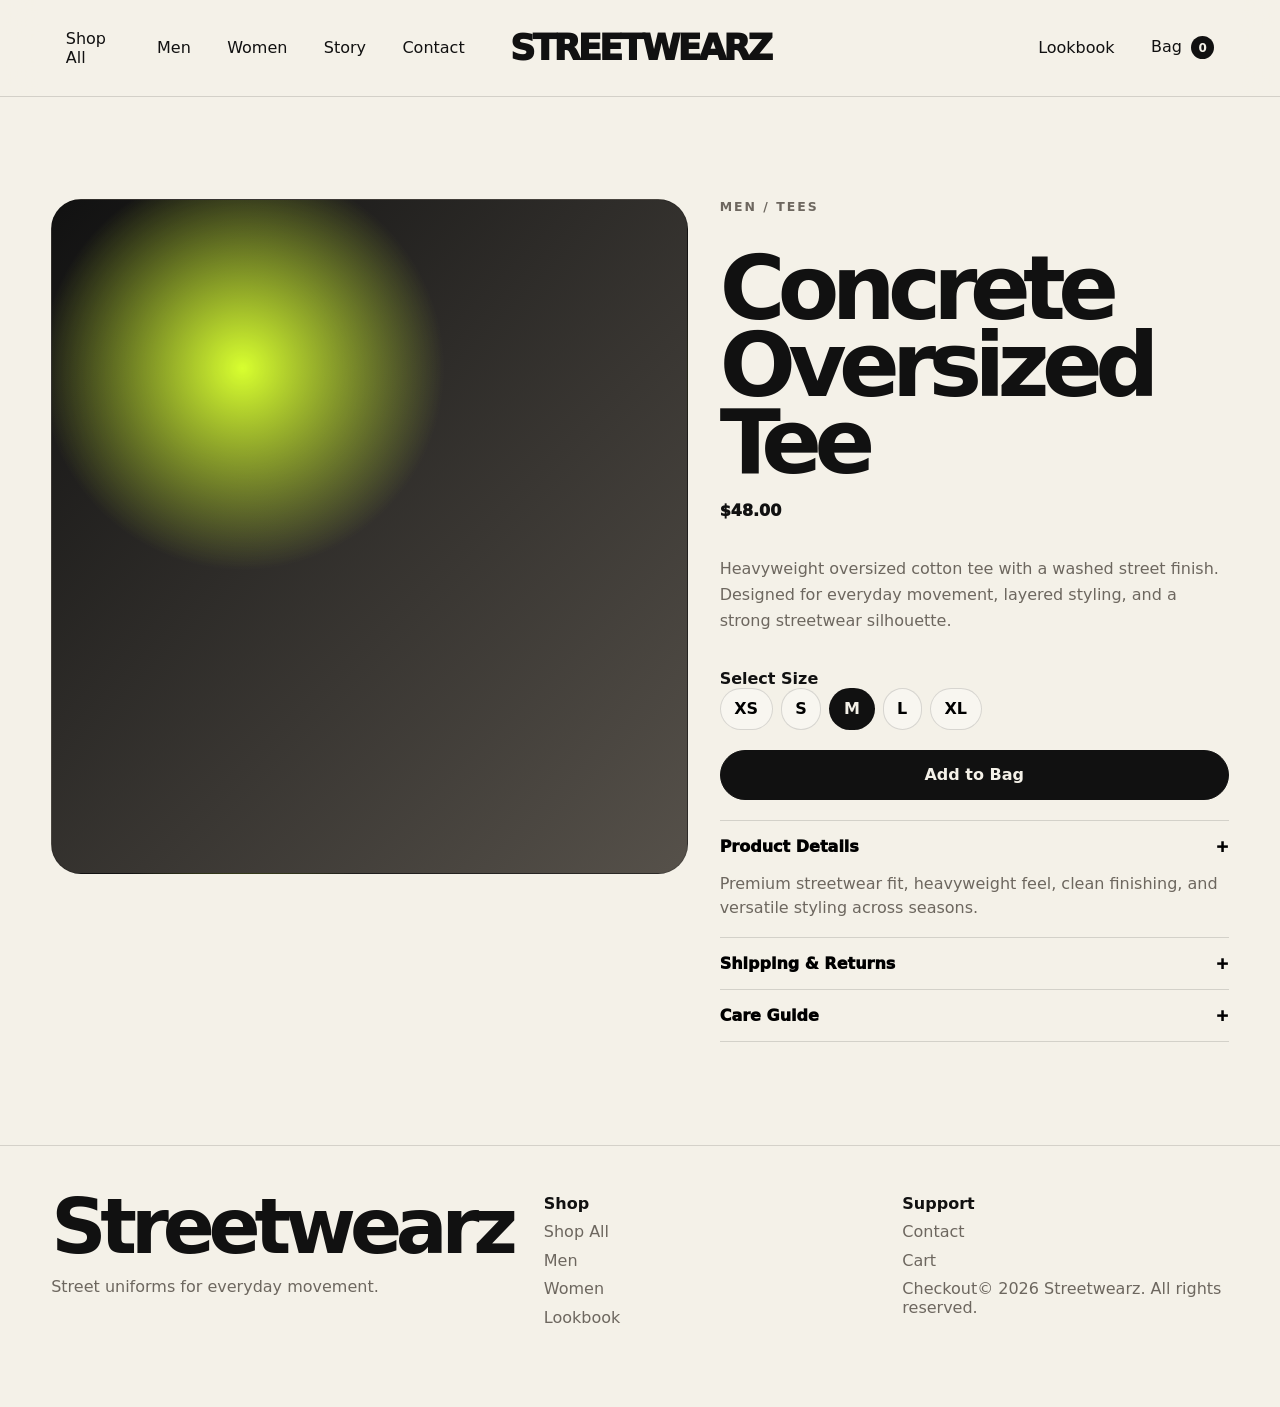
<file: product.html>
<!DOCTYPE html>
<html lang="en">
    <head>
        <meta charset="UTF-8"/>
        <meta name="viewport" content="width=device-width, initial-scale=1.0"/>
        <title>Streetwearz — Product</title>
        <link rel="stylesheet" href="assets/css/styles.css"/>
    </head>
    <body>
        <header class="site-header">
            <nav class="nav-left" aria-label="Primary navigation">
                <a href="shop.html">Shop All</a>
                <a href="men.html">Men</a>
                <a href="women.html">Women</a>
                <a href="about.html">Story</a>
                <a href="contact.html">Contact</a>
            </nav>
            <a href="index.html" class="brand" aria-label="Streetwearz home">Streetwearz</a>
            <div class="nav-right">
                <button class="mobile-toggle" data-mobile-toggle>Menu</button>
                <a href="lookbook.html">Lookbook</a>
                <a href="cart.html" class="cart-link">Bag <span class="cart-count" data-cart-count>0</span></a>
            </div>
        </header>
        <main>
            <section class="section section-pad">
                <div class="product-detail" data-product-detail></div>
            </section>
        </main>
        <footer class="site-footer">
            <div>
                <h2>Streetwearz</h2>
                <p class="form-note">Street uniforms for everyday movement.</p>
            </div>
            <div class="footer-col">
                <strong>Shop</strong>
                <a href="shop.html">Shop All</a>
                <a href="men.html">Men</a>
                <a href="women.html">Women</a>
                <a href="lookbook.html">Lookbook</a>
            </div>
            <div class="footer-col">
                <strong>Support</strong>
                <a href="contact.html">Contact</a>
                <a href="cart.html">Cart</a>
                <a href("checkout.html">Checkout</a)
                <p>© 2026 Streetwearz. All rights reserved.</p>
            </div>
        </footer>
        <script src="assets/js/app.js"></script>
    </body>
</html>
</file>
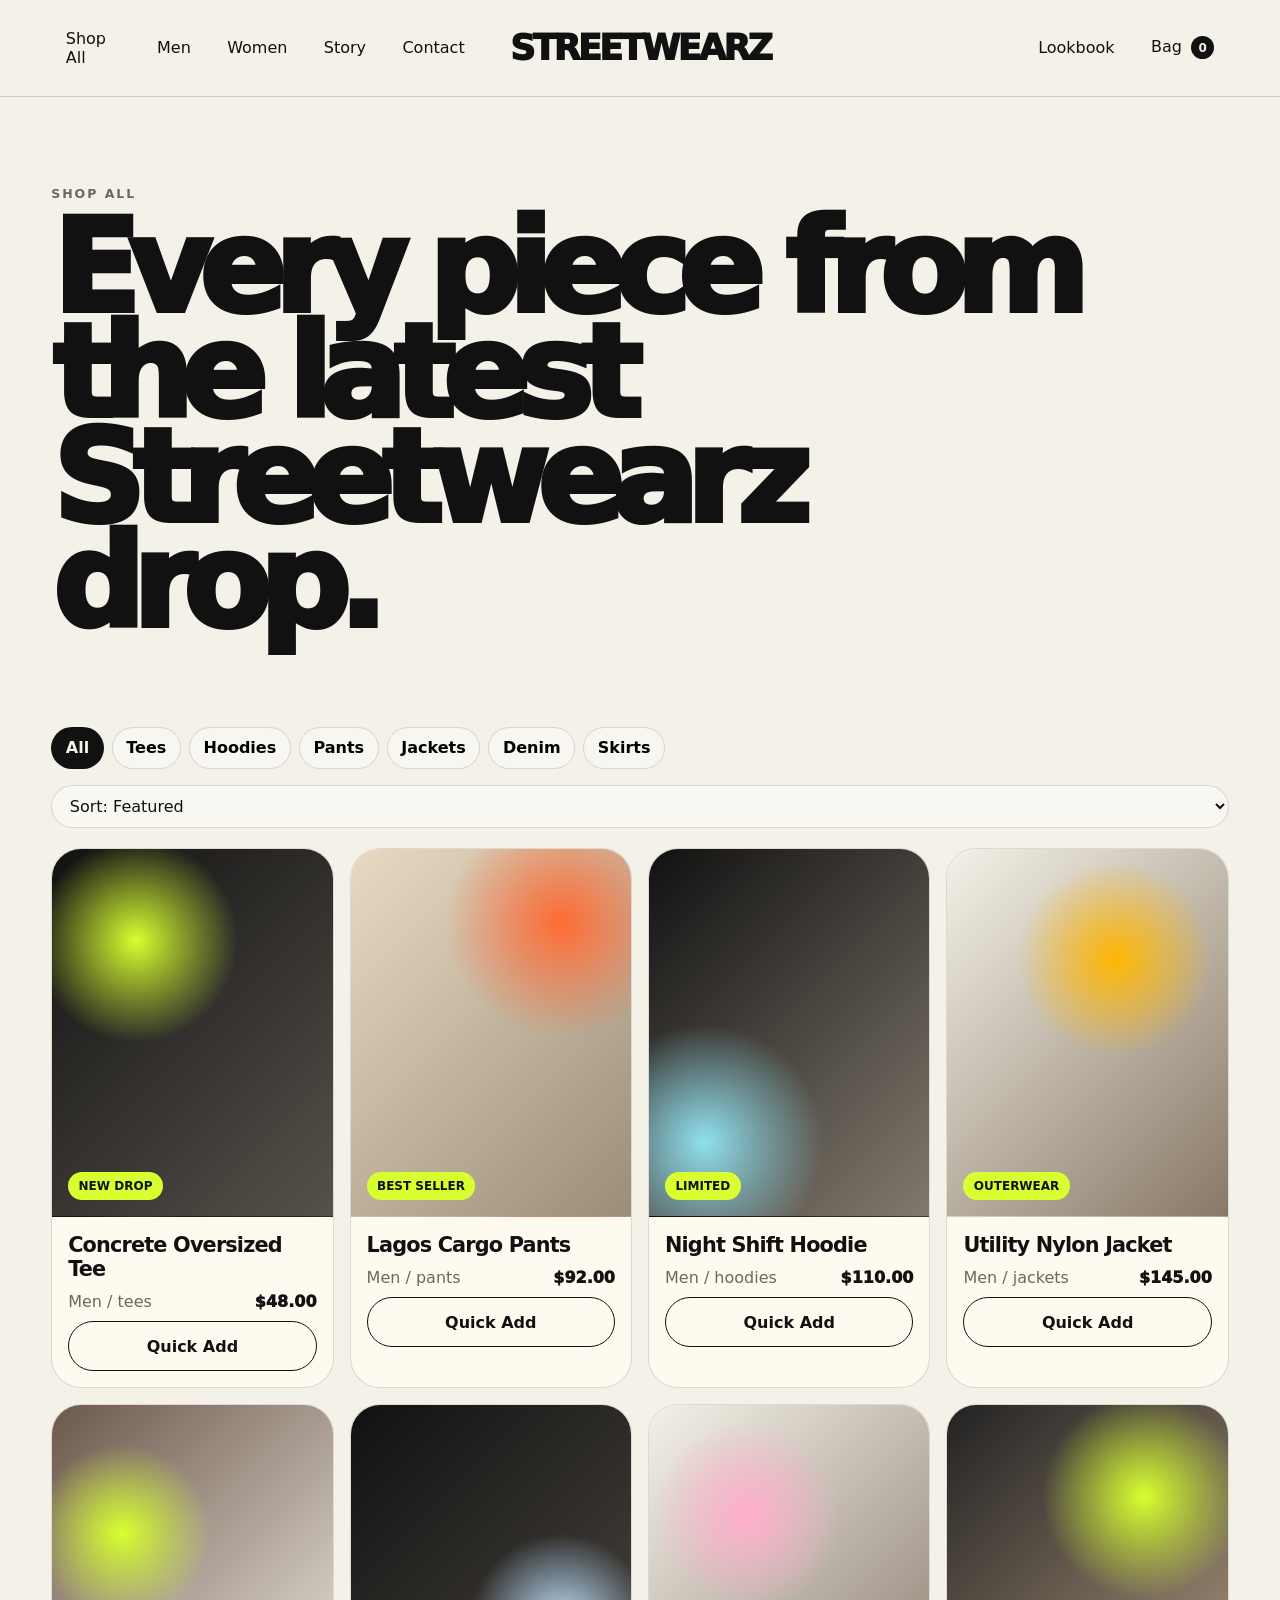
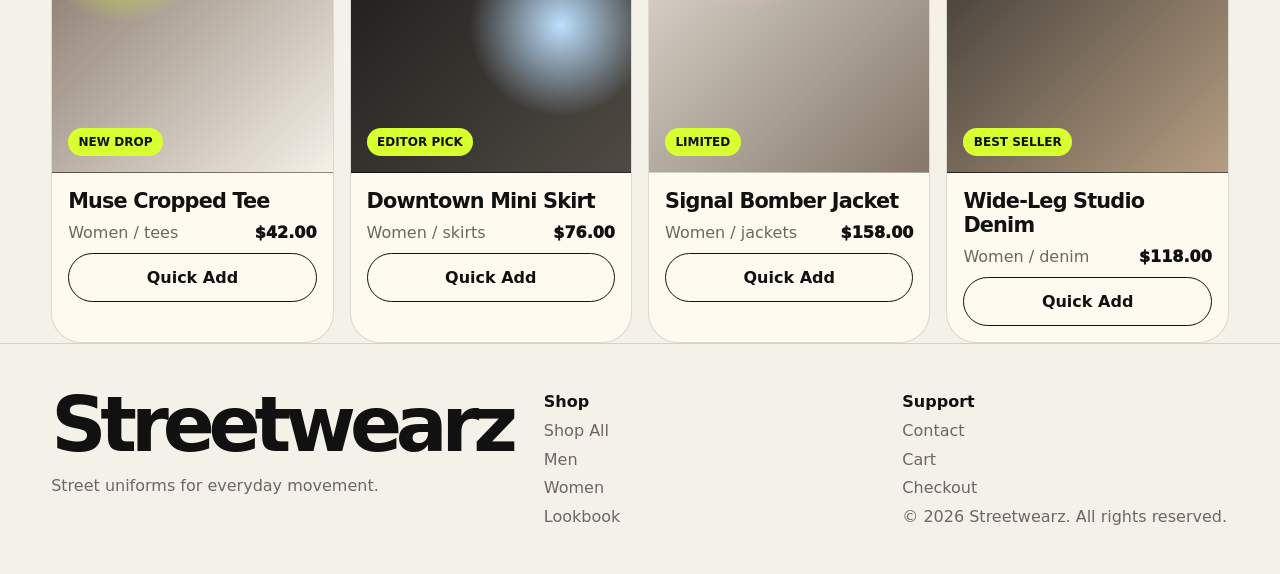
<file: shop.html>
<!DOCTYPE html>
<html lang="en">
    <head>
        <meta charset="UTF-8"/>
        <meta name="viewport" content="width=device-width, initial-scale=1.0"/>
        <title>Streetwearz — Shop All</title>
        <link rel="stylesheet" href="assets/css/styles.css"/>
    </head>
    <body>
        <header class="site-header">
            <nav class="nav-left" aria-label="Primary navigation">
                <a href="shop.html">Shop All</a>
                <a href="men.html">Men</a>
                <a href="women.html">Women</a>
                <a href="about.html">Story</a>
                <a href="contact.html">Contact</a>
            </nav>
            <a href="index.html" class="brand" aria-label="Streetwearz home">Streetwearz</a>
            <div class="nav-right">
                <button class="mobile-toggle" data-mobile-toggle>Menu</button>
                <a href="lookbook.html">Lookbook</a>
                <a href="cart.html" class="cart-link">Bag <span class="cart-count" data-cart-count>0</span></a>
            </div>
        </header>
        <main>
            <section class="page-hero section-pad">
                <div class="eyebrow reveal">Shop All</div>
                <h1 class="page-title reveal">Every piece from the latest Streetwearz drop.</h1>
            </section>
            <section class="section-pad">
                <div class="toolbar reveal">
                    <div class="filters">
                        <button class="filter-btn active" data-filter="all">All</button>
                        <button class="filter-btn" data-filter="tees">Tees</button>
                        <button class="filter-btn" data-filter="hoodies">Hoodies</button>
                        <button class="filter-btn" data-filter="pants">Pants</button>
                        <button class="filter-btn" data-filter="jackets">Jackets</button>
                        <button class="filter-btn" data-filter="denim">Denim</button>
                        <button class="filter-btn" data-filter="skirts">Skirts</button>
                    </div>
                    <select class="sort-select" data-sort>
                        <option value="featured">Sort: Featured</option>
                        <option value="price-low">Price: Low to High</option>
                        <option value="price-high">Price: High to Low</option>
                    </select>
                </div>
                <div class="product-grid" data-products data-category="all"></div>
            </section>
        </main>
        <footer class="site-footer">
            <div>
                <h2>Streetwearz</h2>
                <p class="form-note">Street uniforms for everyday movement.</p>
            </div>
            <div class="footer-col">
                <strong>Shop</strong>
                <a href="shop.html">Shop All</a>
                <a href="men.html">Men</a>
                <a href="women.html">Women</a>
                <a href="lookbook.html">Lookbook</a>
            </div>
            <div class="footer-col">
                <strong>Support</strong>
                <a href="contact.html">Contact</a>
                <a href="cart.html">Cart</a>
                <a href="checkout.html">Checkout</a>
                <p>© 2026 Streetwearz. All rights reserved.</p>
            </div>
        </footer>
        <script src="assets/js/app.js"></script>
    </body>
</html>
</file>
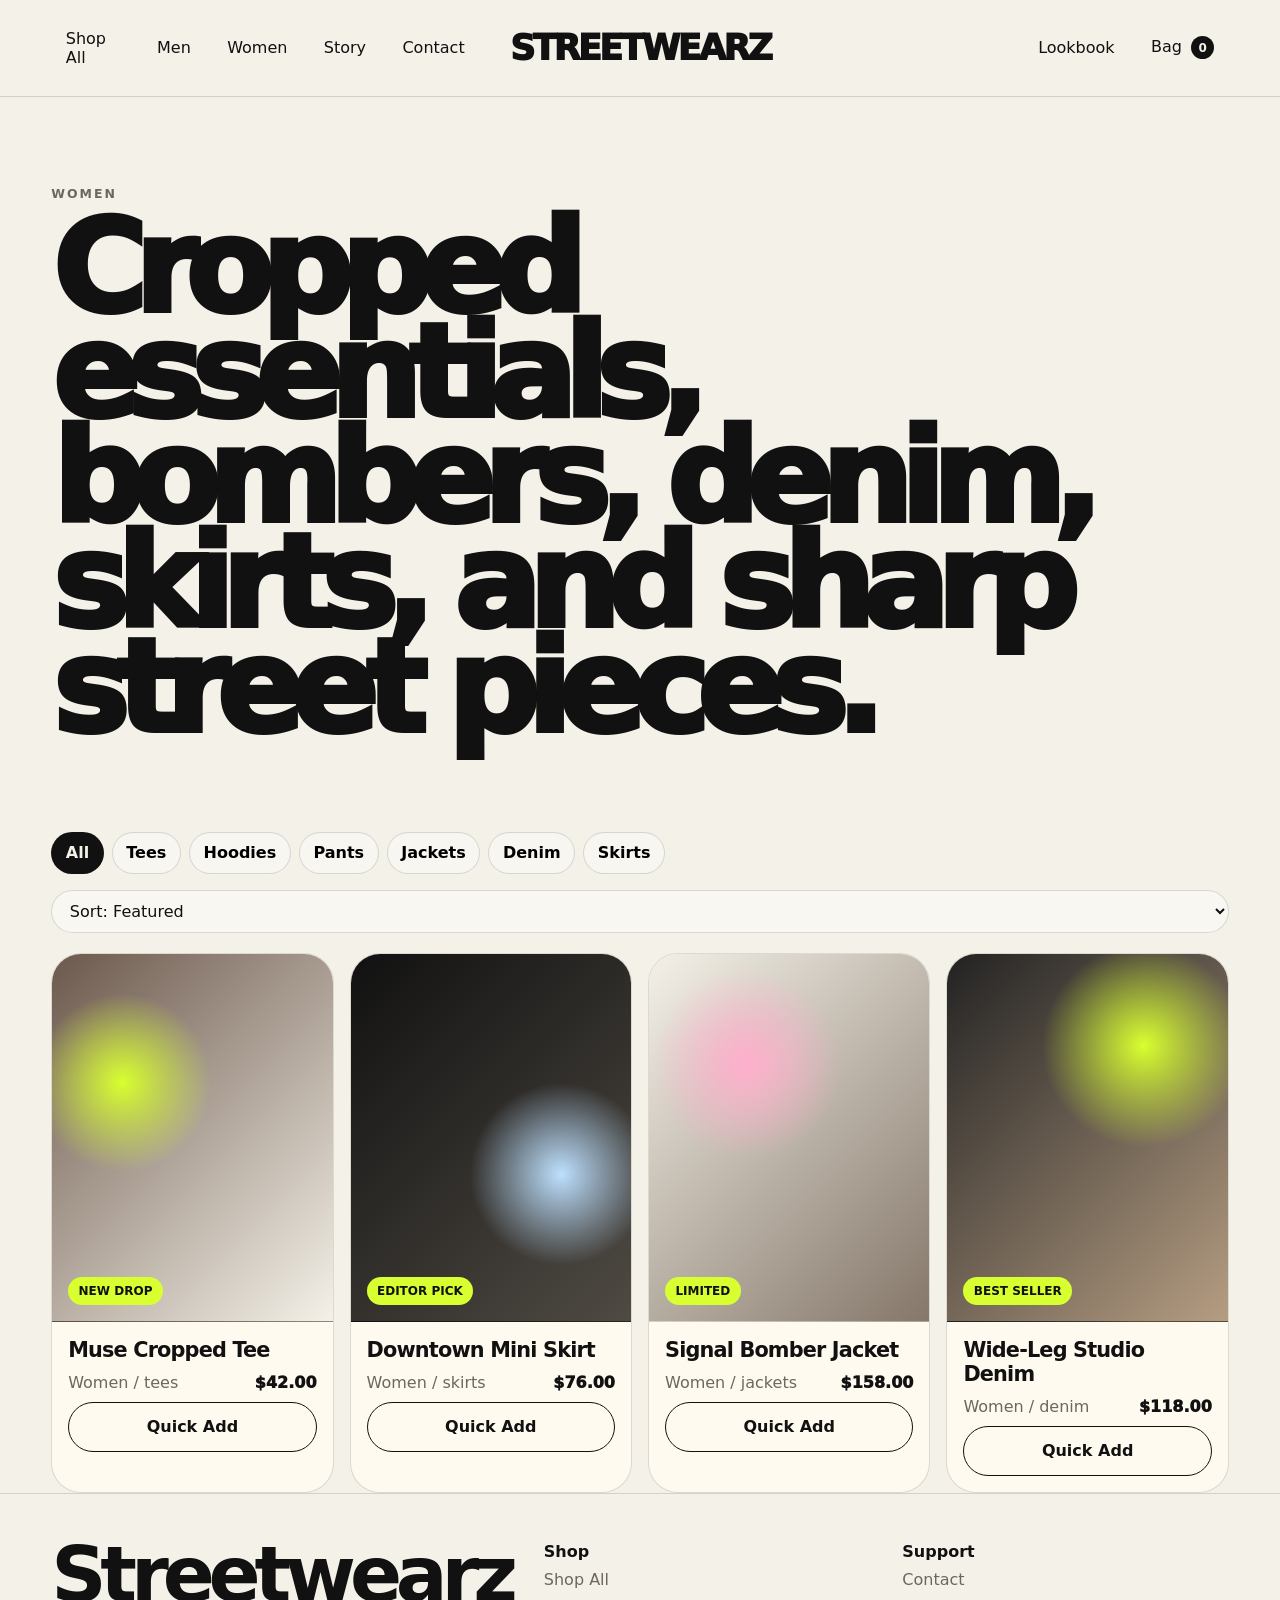
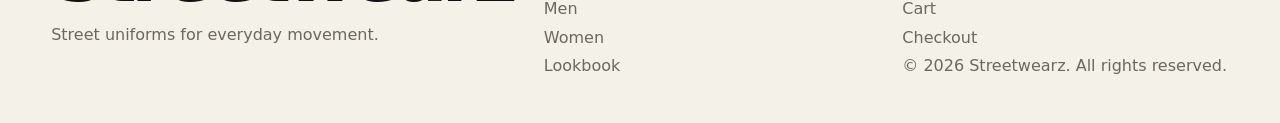
<file: women.html>
<!DOCTYPE html>
<html lang="en">
    <head>
        <meta charset="UTF-8"/>
        <meta name="viewport" content="width=device-width, initial-scale=1.0"/>
        <title>Streetwearz — Women</title>
        <link rel="stylesheet" href="assets/css/styles.css"/>
    </head>
    <body>
        <header class="site-header">
            <nav class="nav-left" aria-label="Primary navigation">
                <a href="shop.html">Shop All</a>
                <a href="men.html">Men</a>
                <a href="women.html">Women</a>
                <a href="about.html">Story</a>
                <a href="contact.html">Contact</a>
            </nav>
            <a href="index.html" class="brand" aria-label="Streetwearz home">Streetwearz</a>
            <div class="nav-right">
                <button class="mobile-toggle" data-mobile-toggle>Menu</button>
                <a href="lookbook.html">Lookbook</a>
                <a href="cart.html" class="cart-link">Bag <span class="cart-count" data-cart-count>0</span></a>
            </div>
        </header>
        <main>
            <section class="page-hero section-pad">
                <div class="eyebrow reveal">Women</div>
                <h1 class="page-title reveal">Cropped essentials, bombers, denim, skirts, and sharp street pieces.</h1>
            </section>
            <section class="section-pad">
                <div class="toolbar reveal">
                    <div class="filters">
                        <button class="filter-btn active" data-filter="all">All</button>
                        <button class="filter-btn" data-filter="tees">Tees</button>
                        <button class="filter-btn" data-filter="hoodies">Hoodies</button>
                        <button class="filter-btn" data-filter="pants">Pants</button>
                        <button class="filter-btn" data-filter="jackets">Jackets</button>
                        <button class="filter-btn" data-filter="denim">Denim</button>
                        <button class="filter-btn" data-filter="skirts">Skirts</button>
                    </div>
                    <select class="sort-select" data-sort>
                        <option value="featured">Sort: Featured</option>
                        <option value="price-low">Price: Low to High</option>
                        <option value="price-high">Price: High to Low</option>
                    </select>
                </div>
                <div class="product-grid" data-products data-category="women"></div>
            </section>
        </main>
        <footer class="site-footer">
            <div>
                <h2>Streetwearz</h2>
                <p class="form-note">Street uniforms for everyday movement.</p>
            </div>
            <div class="footer-col">
                <strong>Shop</strong>
                <a href="shop.html">Shop All</a>
                <a href="men.html">Men</a>
                <a href="women.html">Women</a>
                <a href="lookbook.html">Lookbook</a>
            </div>
            <div class="footer-col">
                <strong>Support</strong>
                <a href="contact.html">Contact</a>
                <a href="cart.html">Cart</a>
                <a href="checkout.html">Checkout</a>
                <p>© 2026 Streetwearz. All rights reserved.</p>
            </div>
        </footer>
        <script src="assets/js/app.js"></script>
    </body>
</html>
</file>
<file: assets/css/styles.css>
:root{--bg:#f4f1e8;--ink:#111;--muted:#6d675f;--line:rgba(17,17,17,.14);--card:#fffaf0;--accent:#d8ff2f;--accent2:#ff6b35;--radius:30px;--pad:clamp(1rem,4vw,4rem);--font:Inter,ui-sans-serif,system-ui,-apple-system,BlinkMacSystemFont,"Segoe UI",sans-serif}*{box-sizing:border-box}html{scroll-behavior:smooth}body{margin:0;background:var(--bg);color:var(--ink);font-family:var(--font);overflow-x:hidden}a{color:inherit;text-decoration:none}button,input,select,textarea{font:inherit}::selection{background:var(--accent);color:var(--ink)}.site-header{position:sticky;top:0;z-index:1000;display:grid;grid-template-columns:1fr auto 1fr;align-items:center;gap:1rem;padding:1rem var(--pad);background:rgba(244,241,232,.88);backdrop-filter:blur(18px);border-bottom:1px solid var(--line)}.brand{font-size:clamp(1.4rem,3vw,2.2rem);font-weight:950;letter-spacing:-.08em;text-transform:uppercase}.nav-left,.nav-right{display:flex;align-items:center;gap:.45rem}.nav-right{justify-content:flex-end}.site-header a,.site-header button{border:1px solid transparent;background:transparent;color:var(--ink);padding:.65rem .85rem;border-radius:999px;cursor:pointer}.site-header a:hover,.site-header a.active,.site-header button:hover{border-color:var(--line);background:rgba(255,255,255,.45)}.cart-count{display:inline-flex;align-items:center;justify-content:center;min-width:1.45rem;height:1.45rem;margin-left:.25rem;border-radius:999px;background:var(--ink);color:var(--bg);font-size:.75rem;font-weight:900}.mobile-toggle{display:none}.section-pad{padding-left:var(--pad);padding-right:var(--pad)}.hero,.page-hero{padding-top:clamp(3rem,7vw,7rem);padding-bottom:clamp(3rem,7vw,7rem)}.hero{min-height:calc(100vh - 76px);display:grid;align-items:end;gap:3rem}.eyebrow{font-size:.78rem;text-transform:uppercase;letter-spacing:.16em;color:var(--muted);font-weight:900;margin-bottom:1rem}.hero-title,.page-title{margin:0;max-width:11ch;font-size:clamp(4rem,13vw,13rem);line-height:.82;letter-spacing:-.095em;font-weight:950}.page-title{max-width:12ch;font-size:clamp(3.5rem,10vw,10rem)}.hero-grid{display:grid;grid-template-columns:1.1fr .7fr;gap:clamp(2rem,6vw,6rem);align-items:end}.hero-copy{display:grid;gap:1.5rem;justify-items:start;color:var(--muted);font-size:clamp(1.05rem,1.4vw,1.3rem);line-height:1.55}.hero-panel{min-height:44vh;border-radius:var(--radius);background:radial-gradient(circle at 20% 20%,var(--accent),transparent 32%),radial-gradient(circle at 75% 40%,#111,transparent 26%),linear-gradient(135deg,#c7b89c,#f4f1e8);border:1px solid var(--line);display:flex;align-items:flex-end;padding:1.25rem}.hero-panel-card{background:rgba(244,241,232,.86);backdrop-filter:blur(18px);border:1px solid var(--line);border-radius:24px;padding:1rem;width:min(100%,28rem)}.hero-panel-card h2{margin:0 0 .5rem;font-size:clamp(1.5rem,4vw,3rem);letter-spacing:-.07em;line-height:.9}.hero-panel-card p{margin:0;color:var(--muted)}.marquee{overflow:hidden;border-top:1px solid var(--line);border-bottom:1px solid var(--line)}.marquee-track{display:flex;gap:2rem;white-space:nowrap;animation:marquee 22s linear infinite;padding:1rem 0}.marquee-track span{font-size:clamp(1.4rem,4vw,4rem);font-weight:950;letter-spacing:-.07em;text-transform:uppercase}@keyframes marquee{to{transform:translateX(-50%)}}.button{display:inline-flex;align-items:center;justify-content:center;min-height:3rem;padding:.9rem 1.15rem;border-radius:999px;border:1px solid var(--ink);background:transparent;color:var(--ink);font-weight:900;cursor:pointer;transition:.22s ease}.button:hover{transform:translateY(-3px);background:var(--accent)}.button-dark{background:var(--ink);color:var(--bg)}.button-dark:hover{color:var(--ink)}.button-wide{width:100%}.text-link{font-weight:950;border-bottom:2px solid currentColor}.section{padding-top:clamp(4rem,8vw,8rem);padding-bottom:clamp(4rem,8vw,8rem)}.section-header{display:flex;justify-content:space-between;gap:2rem;align-items:end;margin-bottom:2rem}.section-title{margin:0;max-width:12ch;font-size:clamp(2.4rem,7vw,7rem);line-height:.88;letter-spacing:-.085em;font-weight:950}.split{display:grid;grid-template-columns:.9fr 1fr;gap:clamp(2rem,6vw,6rem)}.copy-large{font-size:clamp(1.1rem,2vw,1.6rem);color:var(--muted);line-height:1.45}.copy-stack{display:grid;gap:1rem;color:var(--muted);line-height:1.6}.category-grid{display:grid;grid-template-columns:1fr 1fr;gap:1.2rem}.category-card{min-height:62vh;border:1px solid var(--line);border-radius:var(--radius);padding:1.5rem;display:flex;align-items:flex-end;transition:.25s ease;overflow:hidden}.category-card:hover{transform:translateY(-6px)}.category-card h3{margin:0;font-size:clamp(2.5rem,8vw,8rem);line-height:.82;letter-spacing:-.095em;text-transform:uppercase}.category-card p{color:var(--muted);max-width:25rem}.cat-men{background:radial-gradient(circle at 25% 25%,var(--accent),transparent 32%),linear-gradient(135deg,#111,#70695e);color:var(--bg)}.cat-men p{color:rgba(244,241,232,.74)}.cat-women{background:radial-gradient(circle at 80% 20%,var(--accent2),transparent 34%),linear-gradient(135deg,#efe3cd,#b4a78e)}.toolbar{display:flex;justify-content:space-between;gap:1rem;flex-wrap:wrap;margin-bottom:1.25rem}.filters{display:flex;gap:.5rem;flex-wrap:wrap}.filter-btn,.size-btn{border:1px solid var(--line);background:rgba(255,255,255,.35);padding:.65rem .85rem;border-radius:999px;cursor:pointer;font-weight:800}.filter-btn.active,.size-btn.active{background:var(--ink);color:var(--bg)}.sort-select{border:1px solid var(--line);background:rgba(255,255,255,.45);padding:.65rem .85rem;border-radius:999px}.product-grid{display:grid;grid-template-columns:repeat(4,1fr);gap:1rem}.product-card{border:1px solid var(--line);border-radius:var(--radius);background:var(--card);overflow:hidden;transition:.25s ease}.product-card:hover{transform:translateY(-6px)}.product-image{min-height:23rem;border-bottom:1px solid var(--line);display:flex;align-items:flex-end;padding:1rem}.product-tag{display:inline-flex;background:var(--accent);color:var(--ink);border-radius:999px;padding:.45rem .65rem;font-size:.75rem;font-weight:900;text-transform:uppercase}.product-content{padding:1rem;display:grid;gap:.65rem}.product-content h3{margin:0;font-size:1.3rem;letter-spacing:-.04em}.product-meta{display:flex;justify-content:space-between;gap:1rem;color:var(--muted)}.price{font-weight:950;color:var(--ink)}.p1{background:radial-gradient(circle at 30% 25%,#d8ff2f,transparent 30%),linear-gradient(135deg,#111,#56514a)}.p2{background:radial-gradient(circle at 75% 20%,#ff6b35,transparent 32%),linear-gradient(135deg,#e8dac2,#9b8e79)}.p3{background:radial-gradient(circle at 20% 80%,#90e0ef,transparent 32%),linear-gradient(135deg,#111,#81796d)}.p4{background:radial-gradient(circle at 60% 30%,#ffb703,transparent 32%),linear-gradient(135deg,#f4f1e8,#887967)}.p5{background:radial-gradient(circle at 25% 35%,#d8ff2f,transparent 28%),linear-gradient(135deg,#6c584c,#f4f1e8)}.p6{background:radial-gradient(circle at 75% 60%,#bde0fe,transparent 30%),linear-gradient(135deg,#111,#4f4a43)}.p7{background:radial-gradient(circle at 35% 30%,#ffafcc,transparent 30%),linear-gradient(135deg,#f4f1e8,#85776a)}.p8{background:radial-gradient(circle at 70% 25%,#d8ff2f,transparent 30%),linear-gradient(135deg,#222,#b59d82)}.product-detail{display:grid;grid-template-columns:1fr .8fr;gap:2rem;align-items:start}.detail-image{min-height:75vh;border-radius:var(--radius);border:1px solid var(--line)}.detail-panel{position:sticky;top:6rem;display:grid;gap:1.25rem}.detail-panel h1{margin:0;font-size:clamp(3rem,7vw,7rem);line-height:.86;letter-spacing:-.085em}.detail-panel p{color:var(--muted);line-height:1.6}.size-row{display:flex;gap:.5rem;flex-wrap:wrap}.accordion{border-top:1px solid var(--line)}.accordion-item{border-bottom:1px solid var(--line)}.accordion-trigger{width:100%;border:0;background:transparent;padding:1rem 0;display:flex;justify-content:space-between;cursor:pointer;font-weight:950}.accordion-content{display:none;padding:0 0 1rem;color:var(--muted);line-height:1.55}.accordion-item.open .accordion-content{display:block}.cart-layout,.checkout-layout{display:grid;grid-template-columns:1fr .45fr;gap:1.25rem;align-items:start}.cart-list,.summary-card,.checkout-form,.info-card{border:1px solid var(--line);border-radius:var(--radius);background:var(--card);padding:1rem}.cart-item{display:grid;grid-template-columns:6rem 1fr auto;gap:1rem;padding:1rem 0;border-bottom:1px solid var(--line);align-items:center}.cart-item:last-child{border-bottom:0}.cart-thumb{height:6rem;border-radius:18px}.cart-item h3{margin:0 0 .4rem}.qty-controls{display:inline-flex;border:1px solid var(--line);border-radius:999px;overflow:hidden}.qty-controls button{border:0;background:transparent;padding:.45rem .7rem;cursor:pointer}.qty-controls span{padding:.45rem .65rem;min-width:2.3rem;text-align:center}.remove-btn{border:0;background:transparent;color:var(--muted);cursor:pointer;text-decoration:underline}.summary-row{display:flex;justify-content:space-between;padding:.8rem 0;border-bottom:1px solid var(--line)}.summary-row.total{font-size:1.2rem;font-weight:950;border-bottom:0}.form-grid{display:grid;gap:1rem}.two-col{display:grid;grid-template-columns:1fr 1fr;gap:1rem}label{display:grid;gap:.45rem;font-weight:850}input,select,textarea{width:100%;border:1px solid var(--line);border-radius:16px;padding:.9rem 1rem;background:rgba(255,255,255,.45);color:var(--ink);outline:none}input:focus,select:focus,textarea:focus{border-color:var(--ink)}.form-note{color:var(--muted);line-height:1.5}.story-card,.newsletter{border-radius:var(--radius);background:var(--accent);padding:clamp(2rem,6vw,6rem);display:grid;gap:1rem;justify-items:start}.story-card h2,.newsletter h2{max-width:10ch;margin:0;font-size:clamp(3rem,8vw,8rem);line-height:.82;letter-spacing:-.09em}.newsletter-form{display:flex;gap:.5rem;width:min(100%,34rem)}.site-footer{border-top:1px solid var(--line);padding:3rem var(--pad);display:grid;grid-template-columns:1fr 1fr 1fr;gap:2rem}.site-footer h2{margin:0;font-size:clamp(2.5rem,6vw,6rem);line-height:.85;letter-spacing:-.08em}.footer-col{display:grid;gap:.6rem;align-content:start}.footer-col a,.footer-col p{color:var(--muted);margin:0}.toast{position:fixed;right:1rem;bottom:1rem;z-index:2000;background:var(--ink);color:var(--bg);padding:.9rem 1rem;border-radius:999px;opacity:0;transform:translateY(16px);pointer-events:none;transition:.25s ease}.toast.show{opacity:1;transform:translateY(0)}.reveal{opacity:0;transform:translateY(22px);transition:opacity .7s ease,transform .7s ease}.reveal.is-visible{opacity:1;transform:translateY(0)}@media(max-width:980px){.site-header{grid-template-columns:auto 1fr auto}.brand{grid-column:2;text-align:center}.mobile-toggle{display:inline-flex;border-color:var(--line)!important}.nav-left{display:none;position:fixed;top:4.8rem;left:1rem;right:1rem;background:var(--bg);border:1px solid var(--line);border-radius:24px;padding:1rem;flex-direction:column;align-items:stretch}.nav-left.open{display:flex}.nav-left a{text-align:center}.nav-right a:not(.cart-link),.nav-right button:not(.mobile-toggle){display:none}.hero-grid,.split,.product-detail,.cart-layout,.checkout-layout{grid-template-columns:1fr}.detail-panel{position:static}.product-grid{grid-template-columns:repeat(2,1fr)}.category-grid,.site-footer{grid-template-columns:1fr}}@media(max-width:640px){.hero-title,.page-title{font-size:clamp(3.2rem,18vw,6rem)}.product-grid{grid-template-columns:1fr}.two-col,.newsletter-form{grid-template-columns:1fr;display:grid}.cart-item{grid-template-columns:5rem 1fr}.cart-item>.price{grid-column:2}.product-image{min-height:18rem}.category-card{min-height:42vh}}
</file>
